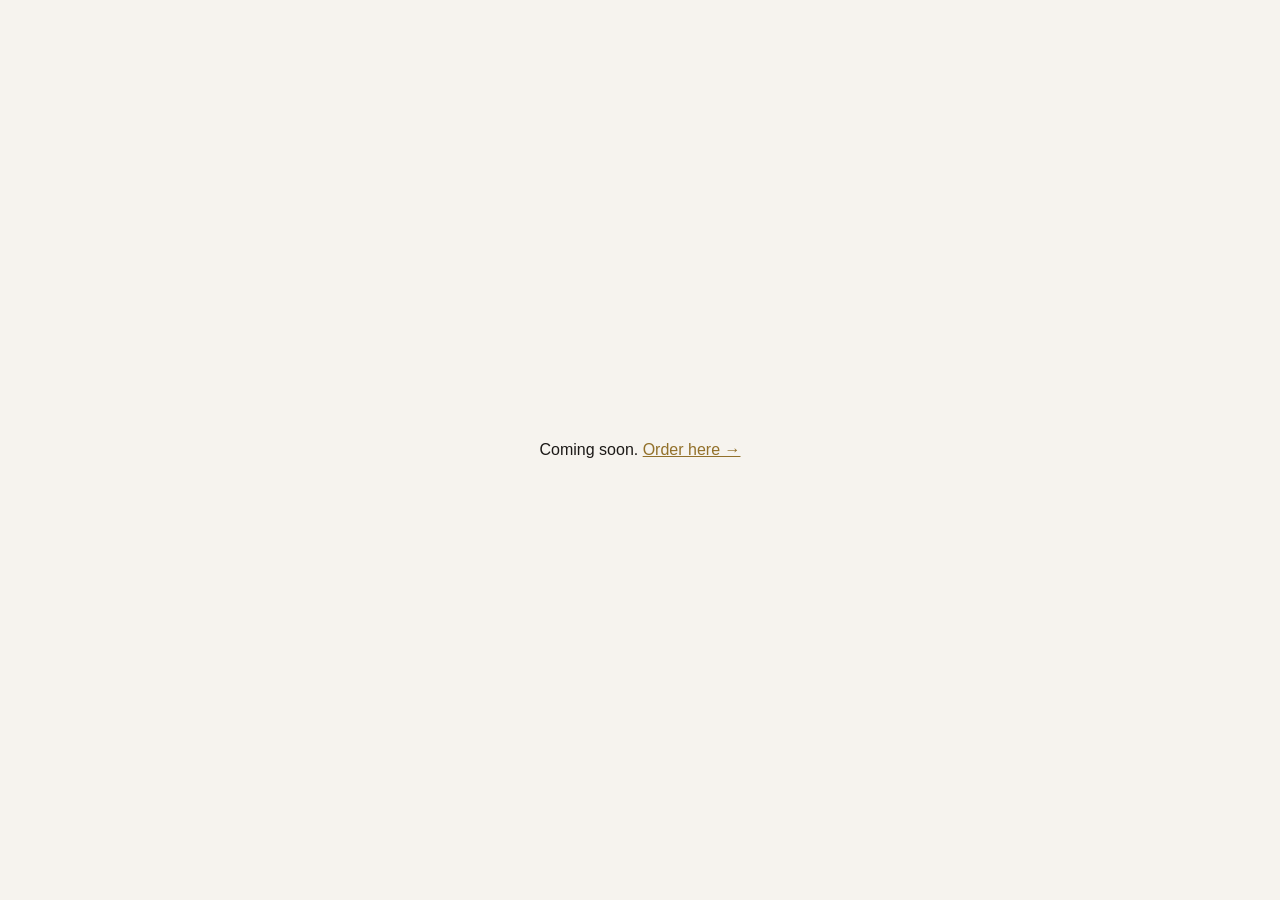
<file: public/index.html>
<!DOCTYPE html>
<html lang="en">
<head>
  <meta charset="UTF-8">
  <meta name="viewport" content="width=device-width, initial-scale=1.0">
  <title>Gleam &amp; Sip</title>
  <style>
    body { font-family: sans-serif; display: flex; align-items: center; justify-content: center; min-height: 100vh; margin: 0; background: #f6f3ee; color: #1c1917; }
    a { color: #92702a; }
  </style>
</head>
<body>
  <p>Coming soon. <a href="/mobileorder">Order here →</a></p>
</body>
</html>
</file>
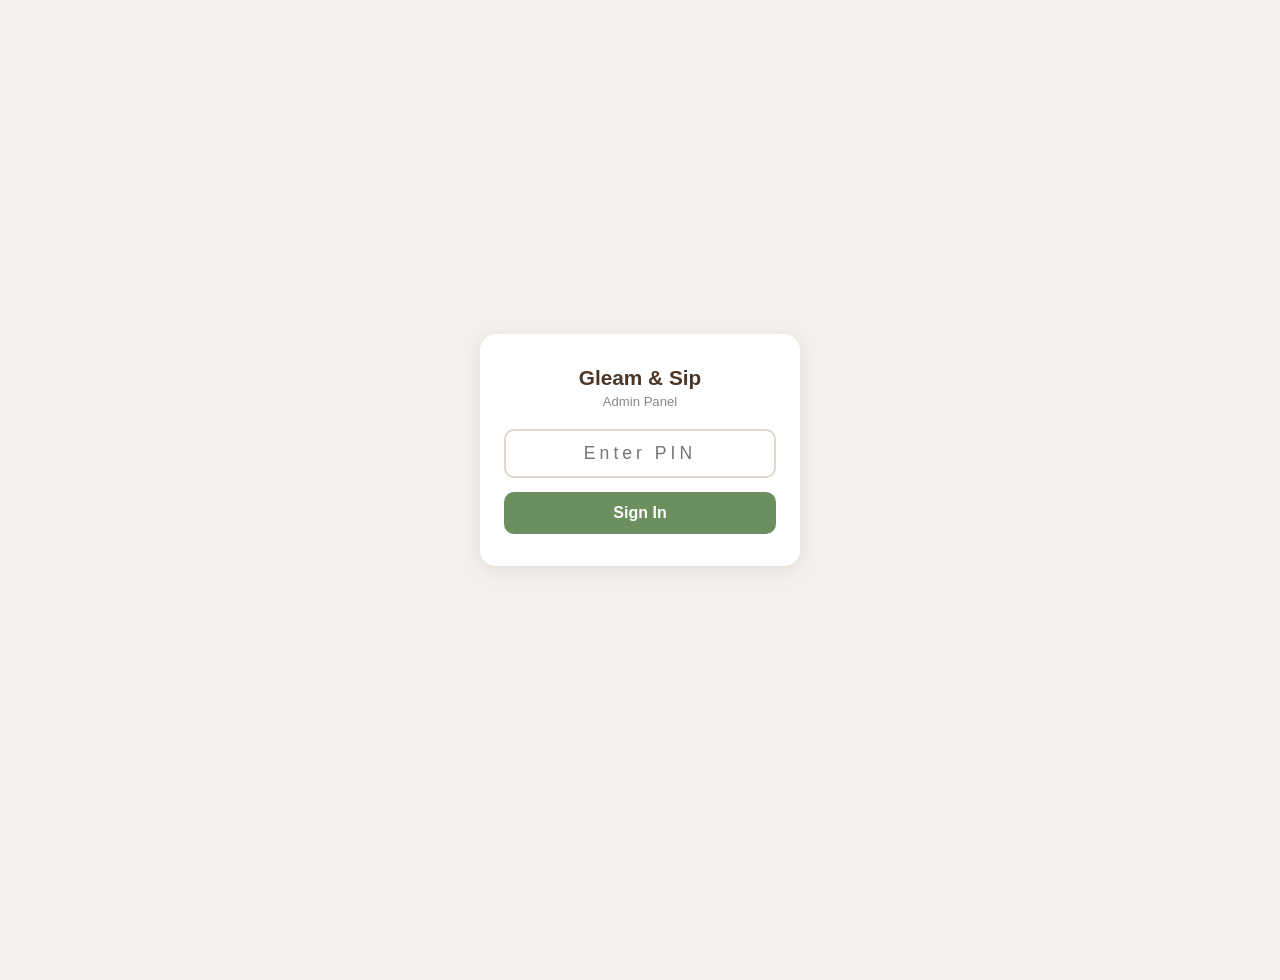
<file: public/admin/index.html>
<!DOCTYPE html>
<html lang="en">
<head>
<meta charset="UTF-8">
<meta name="viewport" content="width=device-width,initial-scale=1.0,maximum-scale=1.0,user-scalable=no">
<title>Gleam &amp; Sip Admin</title>
<style>
:root{--green:#6b8f5e;--brown:#4a3728;--cream:#f5f0eb;--card:#fff;--border:#e0d8cf;--red:#c0392b}
*{box-sizing:border-box;margin:0;padding:0}
body{font-family:-apple-system,BlinkMacSystemFont,"Segoe UI",sans-serif;background:var(--cream);color:#333;padding-bottom:80px}
.login-wrap{display:flex;align-items:center;justify-content:center;min-height:100vh;padding:20px}
.login-box{background:var(--card);border-radius:16px;padding:32px 24px;max-width:320px;width:100%;text-align:center;box-shadow:0 4px 20px rgba(0,0,0,.08)}
.login-box h1{font-size:1.3rem;color:var(--brown);margin-bottom:4px}
.login-box p{font-size:.82rem;color:#888;margin-bottom:20px}
.login-box input{width:100%;padding:12px 14px;border:2px solid var(--border);border-radius:10px;font-size:1.1rem;text-align:center;letter-spacing:4px;margin-bottom:14px}
.login-box input:focus{outline:none;border-color:var(--green)}
.login-box button{width:100%;padding:12px;background:var(--green);color:#fff;border:none;border-radius:10px;font-size:1rem;font-weight:600;cursor:pointer}
.login-box .err{color:var(--red);font-size:.8rem;margin-top:8px;display:none}
.topbar{background:var(--brown);color:#fff;padding:12px 16px;position:sticky;top:0;z-index:50;display:flex;justify-content:space-between;align-items:center}
.topbar h1{font-size:1rem;font-weight:600}
.topbar .actions{display:flex;gap:8px}
.topbar button,.fab{background:var(--green);color:#fff;border:none;padding:7px 14px;border-radius:8px;font-size:.78rem;font-weight:600;cursor:pointer}
.topbar button:hover,.fab:hover{opacity:.9}
.grp-bar{display:flex;gap:6px;padding:10px 14px;overflow-x:auto;background:#fff;border-bottom:1px solid var(--border);-webkit-overflow-scrolling:touch}
.grp-bar::-webkit-scrollbar{display:none}
.grp-btn{white-space:nowrap;padding:6px 14px;border:2px solid var(--border);border-radius:20px;background:transparent;font-size:.78rem;font-weight:600;color:#666;cursor:pointer;flex-shrink:0}
.grp-btn.active{background:var(--brown);color:#fff;border-color:var(--brown)}
.items{padding:10px 14px}
.cat-hdr{font-size:.75rem;font-weight:700;color:var(--brown);padding:12px 0 4px;border-bottom:2px solid var(--border);margin-top:4px}
.item-card{background:var(--card);border-radius:12px;padding:12px;margin-bottom:8px;display:flex;gap:12px;align-items:center;box-shadow:0 1px 4px rgba(0,0,0,.04)}
.item-card .thumb-wrap{width:60px;height:60px;flex-shrink:0;cursor:pointer;position:relative}
.item-card .thumb-wrap img{width:60px;height:60px;border-radius:10px;object-fit:cover;background:#f0e8df;display:block}
.item-card .thumb-wrap .ph{width:60px;height:60px;border-radius:10px;background:#f0e8df;display:flex;align-items:center;justify-content:center;color:#bbb;font-size:1.5rem}
.item-card .info{flex:1;min-width:0}
.item-card .info h3{font-size:.88rem;color:var(--brown);margin-bottom:2px;white-space:nowrap;overflow:hidden;text-overflow:ellipsis}
.item-card .info .meta{font-size:.72rem;color:#999}
.item-card .info .price{font-size:.85rem;font-weight:700;color:var(--green)}
.item-card .avail{width:36px;height:36px;border-radius:50%;border:2px solid var(--border);display:flex;align-items:center;justify-content:center;cursor:pointer;flex-shrink:0;font-size:1rem}
.item-card .avail.on{border-color:var(--green);background:#e8f5e9}
.item-card .avail.off{border-color:var(--red);background:#fbe9e7}
.item-card .edit-btn{width:36px;height:36px;border-radius:50%;border:2px solid var(--border);display:flex;align-items:center;justify-content:center;cursor:pointer;flex-shrink:0;font-size:.9rem;background:transparent}
.fab{position:fixed;bottom:24px;right:20px;width:56px;height:56px;border-radius:50%;font-size:1.6rem;display:flex;align-items:center;justify-content:center;box-shadow:0 4px 16px rgba(0,0,0,.2);z-index:40}
.modal-overlay{display:none;position:fixed;inset:0;background:rgba(0,0,0,.5);z-index:100;align-items:flex-end;justify-content:center}
.modal-overlay.open{display:flex}
.modal{background:var(--card);border-radius:20px 20px 0 0;width:100%;max-width:500px;max-height:90vh;overflow-y:auto;padding:20px 16px 30px;animation:slideUp .25s ease-out}
@keyframes slideUp{from{transform:translateY(100%)}to{transform:translateY(0)}}
.modal h2{font-size:1.1rem;color:var(--brown);margin-bottom:14px;display:flex;justify-content:space-between;align-items:center}
.modal h2 button{background:none;border:none;font-size:1.3rem;color:#999;cursor:pointer;padding:4px}
.field{margin-bottom:12px}
.field label{display:block;font-size:.72rem;font-weight:700;color:#888;text-transform:uppercase;margin-bottom:4px}
.field input,.field select,.field textarea{width:100%;padding:10px 12px;border:2px solid var(--border);border-radius:10px;font-size:.9rem;background:#faf7f3}
.field input:focus,.field select:focus,.field textarea:focus{outline:none;border-color:var(--green)}
.field textarea{resize:vertical;min-height:60px}
.field-row{display:flex;gap:10px}.field-row .field{flex:1}
.img-upload{display:flex;gap:12px;align-items:center;margin-bottom:14px}
.img-upload .preview{width:80px;height:80px;border-radius:12px;background:#f0e8df;border:2px dashed var(--border);cursor:pointer;display:flex;align-items:center;justify-content:center;overflow:hidden}
.img-upload .preview img{width:100%;height:100%;object-fit:cover}
.img-upload .preview.has-img{border-style:solid}
.img-upload .info-text{font-size:.75rem;color:#888;flex:1}
.img-upload .info-text strong{display:block;color:var(--brown);margin-bottom:2px}
.btn-row{display:flex;gap:10px;margin-top:16px}
.btn-row button{flex:1;padding:12px;border:none;border-radius:10px;font-size:.9rem;font-weight:600;cursor:pointer}
.btn-save{background:var(--green);color:#fff}
.btn-del{background:var(--red);color:#fff}
.btn-cancel{background:#eee;color:#666}
.toast{position:fixed;bottom:90px;left:50%;transform:translateX(-50%);background:#333;color:#fff;padding:10px 20px;border-radius:10px;font-size:.82rem;z-index:200;opacity:0;transition:opacity .3s}
.toast.show{opacity:1}
.hidden{display:none!important}
.loading{text-align:center;padding:40px;color:#999}
.spin{display:inline-block;width:24px;height:24px;border:3px solid #e0d8cf;border-top-color:var(--green);border-radius:50%;animation:spin .7s linear infinite}
@keyframes spin{to{transform:rotate(360deg)}}
</style>
</head>
<body>

<div id="loginScreen" class="login-wrap">
  <div class="login-box">
    <h1>Gleam &amp; Sip</h1>
    <p>Admin Panel</p>
    <input id="pinInput" type="password" inputmode="numeric" placeholder="Enter PIN" maxlength="10" autocomplete="off">
    <button id="loginBtn">Sign In</button>
    <div class="err" id="loginErr">Wrong PIN. Try again.</div>
  </div>
</div>

<div id="app" class="hidden">
  <div class="topbar">
    <h1>Menu Admin</h1>
    <div class="actions">
      <button id="refreshBtn">Refresh</button>
      <button id="logoutBtn" style="background:var(--red)">Logout</button>
    </div>
  </div>
  <div class="grp-bar" id="grpBar"></div>
  <div class="items" id="itemList">
    <div class="loading"><div class="spin"></div><br>Loading menu…</div>
  </div>
  <button class="fab" id="addBtn" title="Add Item">+</button>
</div>

<div class="modal-overlay" id="modal">
  <div class="modal">
    <h2>
      <span id="modalTitle">Add Item</span>
      <button id="modalClose">&times;</button>
    </h2>
    <div class="img-upload">
      <div class="preview" id="imgPreview" title="Tap to upload photo">
        <span style="font-size:1.5rem;color:#ccc">+</span>
      </div>
      <input type="file" accept="image/*" id="imgFile" style="display:none">
      <div class="info-text">
        <strong>Product Photo</strong>
        Tap the square to upload from camera or gallery
      </div>
    </div>
    <div class="field"><label>Item Name</label><input id="fName" placeholder="e.g. Matcha Latte"></div>
    <div class="field-row">
      <div class="field"><label>Price ($)</label><input id="fPrice" type="number" step="0.01" placeholder="5.50"></div>
      <div class="field"><label>Category</label>
        <select id="fCategory">
          <option>Matcha</option><option>Coffee</option><option>Tea</option>
          <option>Smoothies</option><option>Soda &amp; Cold</option>
          <option>Sandwiches</option><option>Bites</option><option>Sweets</option>
          <option>Combos</option><option>Retail</option>
        </select>
      </div>
    </div>
    <div class="field"><label>Description (optional)</label><textarea id="fDesc" rows="2" placeholder="Short description…"></textarea></div>
    <div class="field"><label>Available</label>
      <select id="fAvail">
        <option value="true">Yes — on the menu</option>
        <option value="false">No — hidden/sold out</option>
      </select>
    </div>
    <div class="btn-row">
      <button class="btn-cancel" id="btnCancel">Cancel</button>
      <button class="btn-del hidden" id="btnDel">Delete</button>
      <button class="btn-save" id="btnSave">Save</button>
    </div>
  </div>
</div>

<div class="toast" id="toast"></div>

<script>
const API = "https://gleamsip-checkout.sfdmetaverse.workers.dev";
const PAGES = "https://gleamandsip.com/mobileorder";
const GROUP_ORDER = ["Drink", "Food", "Combo", "Take Home"];
const CAT2GROUP = {
  "Matcha":"Drink","Coffee":"Drink","Tea":"Drink","Smoothies":"Drink","Soda & Cold":"Drink",
  "Sandwiches":"Food","Bites":"Food","Sweets":"Food",
  "Combos":"Combo","Retail":"Take Home"
};

function getGroup(cat) { return CAT2GROUP[cat] || "Other"; }
function resolveImg(img) {
  if (!img) return null;
  if (img.startsWith("http")) return img;
  if (img.startsWith("images/")) return PAGES + "/" + img.replace("images/", "images/webp/").replace(".png", ".webp");
  return API + "/image/" + encodeURIComponent(img);
}

let PIN = "", menu = [], filterGroup = "All", editingId = null, pendingImageFile = null;

// --- Auth ---
const savedPin = sessionStorage.getItem("gsPin");
if (savedPin) { PIN = savedPin; doLogin(true); }

document.getElementById("loginBtn").addEventListener("click", () => doLogin());
document.getElementById("pinInput").addEventListener("keydown", e => { if (e.key === "Enter") doLogin(); });

async function doLogin(silent) {
  if (!silent) PIN = document.getElementById("pinInput").value.trim();
  if (!PIN) return;
  try {
    const r = await fetch(API + "/admin/menu", { headers: { "X-Admin-Pin": PIN } });
    if (!r.ok) throw 0;
    menu = await r.json() || [];
    sessionStorage.setItem("gsPin", PIN);
    document.getElementById("loginScreen").classList.add("hidden");
    document.getElementById("app").classList.remove("hidden");
    renderGroups();
    renderItems();
  } catch {
    if (!silent) {
      document.getElementById("loginErr").style.display = "block";
      document.getElementById("pinInput").value = "";
      document.getElementById("pinInput").focus();
    }
  }
}

document.getElementById("logoutBtn").addEventListener("click", () => {
  sessionStorage.removeItem("gsPin"); PIN = "";
  document.getElementById("app").classList.add("hidden");
  document.getElementById("loginScreen").classList.remove("hidden");
  document.getElementById("pinInput").value = "";
  document.getElementById("loginErr").style.display = "none";
});

document.getElementById("refreshBtn").addEventListener("click", async () => {
  showToast("Refreshing…");
  try {
    const r = await fetch(API + "/admin/menu", { headers: { "X-Admin-Pin": PIN } });
    menu = await r.json() || [];
    renderGroups(); renderItems();
    showToast("Menu refreshed");
  } catch { showToast("Failed to refresh"); }
});

// --- Groups ---
function renderGroups() {
  const bar = document.getElementById("grpBar");
  const groups = ["All", ...GROUP_ORDER];
  bar.innerHTML = groups.map(g =>
    `<button class="grp-btn${g === filterGroup ? ' active' : ''}" data-grp="${g}">${g}</button>`
  ).join("");
  bar.querySelectorAll(".grp-btn").forEach(b => {
    b.addEventListener("click", () => { filterGroup = b.dataset.grp; renderGroups(); renderItems(); });
  });
}

// --- Items ---
function renderItems() {
  const list = document.getElementById("itemList");
  const filtered = filterGroup === "All" ? [...menu] : menu.filter(i => getGroup(i.category) === filterGroup);

  if (!filtered.length) { list.innerHTML = '<div style="text-align:center;padding:40px;color:#999">No items</div>'; return; }

  // Sort by group → category → sortOrder
  filtered.sort((a, b) => {
    const ga = GROUP_ORDER.indexOf(getGroup(a.category)), gb = GROUP_ORDER.indexOf(getGroup(b.category));
    if (ga !== gb) return ga - gb;
    if (a.category !== b.category) return a.category < b.category ? -1 : 1;
    return (a.sortOrder || 0) - (b.sortOrder || 0);
  });

  let lastCat = "";
  list.innerHTML = filtered.map(item => {
    const imgSrc = resolveImg(item.image);
    let hdr = "";
    if (item.category !== lastCat) {
      lastCat = item.category;
      hdr = `<div class="cat-hdr">${getGroup(item.category)} — ${esc(item.category)}</div>`;
    }
    return hdr + `<div class="item-card" data-id="${item.id}">
      <div class="thumb-wrap" data-upload="${item.id}">
        ${imgSrc
          ? `<img src="${imgSrc}" onerror="this.style.display='none';this.nextElementSibling.style.display='flex'" loading="lazy"><div class="ph" style="display:none">📷</div>`
          : `<div class="ph">📷</div>`}
      </div>
      <div class="info">
        <h3>${esc(item.name)}</h3>
        <div class="meta">${esc(item.category || "")}${item.description ? " · " + esc(item.description.slice(0,40)) : ""}</div>
        <div class="price">$${(item.price || 0).toFixed(2)}</div>
      </div>
      <div class="avail ${item.available !== false ? 'on' : 'off'}" data-toggle="${item.id}" title="Toggle">${item.available !== false ? '✓' : '✗'}</div>
      <div class="edit-btn" data-edit="${item.id}" title="Edit">✏️</div>
    </div>`;
  }).join("");

  // Event listeners
  list.querySelectorAll("[data-toggle]").forEach(b => {
    b.addEventListener("click", e => { e.stopPropagation(); toggleAvail(b.dataset.toggle); });
  });
  list.querySelectorAll("[data-edit]").forEach(b => {
    b.addEventListener("click", e => { e.stopPropagation(); openEdit(b.dataset.edit); });
  });
  list.querySelectorAll("[data-upload]").forEach(wrap => {
    wrap.addEventListener("click", e => { e.stopPropagation(); quickImgUpload(wrap.dataset.upload); });
  });
}

async function toggleAvail(id) {
  const item = menu.find(i => i.id === id);
  if (!item) return;
  item.available = item.available === false ? true : false;
  showToast(item.available ? "Available" : "Unavailable");
  renderItems();
  try {
    await fetch(API + "/admin/item", {
      method: "PUT", headers: { "Content-Type": "application/json", "X-Admin-Pin": PIN },
      body: JSON.stringify(item)
    });
  } catch { showToast("Failed"); }
}

function quickImgUpload(id) {
  const inp = document.createElement("input");
  inp.type = "file"; inp.accept = "image/*";
  inp.addEventListener("change", async () => {
    const f = inp.files[0]; if (!f) return;
    showToast("Uploading…");
    const item = menu.find(i => i.id === id);
    const fn = await uploadImage(f, item ? item.id : id);
    if (fn && item) {
      item.image = fn;
      await fetch(API + "/admin/item", {
        method: "PUT", headers: { "Content-Type": "application/json", "X-Admin-Pin": PIN },
        body: JSON.stringify(item)
      });
      renderItems();
      showToast("Image updated!");
    }
  });
  inp.click();
}

// --- Modal ---
const modal = document.getElementById("modal");
const imgPreview = document.getElementById("imgPreview");
const imgFile = document.getElementById("imgFile");

document.getElementById("addBtn").addEventListener("click", () => openAdd());
document.getElementById("modalClose").addEventListener("click", closeModal);
document.getElementById("btnCancel").addEventListener("click", closeModal);
modal.addEventListener("click", e => { if (e.target === modal) closeModal(); });

function openAdd() {
  editingId = null; pendingImageFile = null;
  document.getElementById("modalTitle").textContent = "Add Item";
  document.getElementById("fName").value = "";
  document.getElementById("fPrice").value = "";
  // Default category based on group filter
  let defCat = "Matcha";
  if (filterGroup === "Food") defCat = "Sandwiches";
  else if (filterGroup === "Combo") defCat = "Combos";
  else if (filterGroup === "Take Home") defCat = "Retail";
  document.getElementById("fCategory").value = defCat;
  document.getElementById("fDesc").value = "";
  document.getElementById("fAvail").value = "true";
  imgPreview.innerHTML = '<span style="font-size:1.5rem;color:#ccc">+</span>';
  imgPreview.classList.remove("has-img");
  document.getElementById("btnDel").classList.add("hidden");
  modal.classList.add("open");
}

function openEdit(id) {
  const item = menu.find(i => i.id === id);
  if (!item) return;
  editingId = id; pendingImageFile = null;
  document.getElementById("modalTitle").textContent = "Edit Item";
  document.getElementById("fName").value = item.name || "";
  document.getElementById("fPrice").value = item.price || "";
  document.getElementById("fCategory").value = item.category || "Matcha";
  document.getElementById("fDesc").value = item.description || "";
  document.getElementById("fAvail").value = item.available !== false ? "true" : "false";
  if (item.image) {
    const src = resolveImg(item.image);
    imgPreview.innerHTML = `<img src="${src}" onerror="this.parentElement.innerHTML='<span style=font-size:1.5rem;color:#ccc>+</span>'">`;
    imgPreview.classList.add("has-img");
  } else {
    imgPreview.innerHTML = '<span style="font-size:1.5rem;color:#ccc">+</span>';
    imgPreview.classList.remove("has-img");
  }
  document.getElementById("btnDel").classList.remove("hidden");
  modal.classList.add("open");
}

function closeModal() { modal.classList.remove("open"); editingId = null; pendingImageFile = null; }

imgPreview.addEventListener("click", () => imgFile.click());
imgFile.addEventListener("change", () => {
  const f = imgFile.files[0]; if (!f) return;
  pendingImageFile = f;
  imgPreview.innerHTML = `<img src="${URL.createObjectURL(f)}">`;
  imgPreview.classList.add("has-img");
});

// Save
document.getElementById("btnSave").addEventListener("click", async () => {
  const name = document.getElementById("fName").value.trim();
  const price = parseFloat(document.getElementById("fPrice").value) || 0;
  const category = document.getElementById("fCategory").value;
  const description = document.getElementById("fDesc").value.trim();
  const available = document.getElementById("fAvail").value === "true";

  if (!name) { showToast("Name is required"); return; }
  if (price <= 0) { showToast("Price must be > 0"); return; }
  showToast("Saving…");

  let imageFilename = null;
  if (pendingImageFile) {
    const slug = name.toLowerCase().replace(/[^a-z0-9]+/g, "-").replace(/^-|-$/g, "");
    imageFilename = await uploadImage(pendingImageFile, slug);
  }

  const id = editingId || name.toLowerCase().replace(/[^a-z0-9]+/g, "-").replace(/^-|-$/g, "");
  const item = { id, name, price, category, description, available,
    sortOrder: editingId ? (menu.find(i => i.id === editingId)?.sortOrder ?? menu.length) : menu.length };

  if (imageFilename) { item.image = imageFilename; }
  else if (editingId) { const ex = menu.find(i => i.id === editingId); if (ex?.image) item.image = ex.image; }

  try {
    const r = await fetch(API + "/admin/item", {
      method: "PUT", headers: { "Content-Type": "application/json", "X-Admin-Pin": PIN },
      body: JSON.stringify(item)
    });
    if (!r.ok) throw 0;
    const idx = menu.findIndex(i => i.id === id);
    if (idx >= 0) menu[idx] = { ...menu[idx], ...item }; else menu.push(item);
    closeModal(); renderGroups(); renderItems();
    showToast(editingId ? "Item updated!" : "Item added!");
  } catch { showToast("Failed to save item"); }
});

// Delete
document.getElementById("btnDel").addEventListener("click", async () => {
  if (!editingId) return;
  const item = menu.find(i => i.id === editingId);
  if (!confirm(`Delete "${item?.name || editingId}"?`)) return;
  showToast("Deleting…");
  try {
    await fetch(API + "/admin/item/" + encodeURIComponent(editingId), {
      method: "DELETE", headers: { "X-Admin-Pin": PIN }
    });
    menu = menu.filter(i => i.id !== editingId);
    closeModal(); renderGroups(); renderItems();
    showToast("Item deleted");
  } catch { showToast("Failed to delete"); }
});

// --- Image Upload ---
async function uploadImage(file, slug) {
  try {
    const compressed = await compressImage(file, 1200, 0.82);
    const fn = slug + ".jpg";
    const fd = new FormData();
    fd.append("file", compressed, fn);
    const r = await fetch(API + "/admin/image", { method: "POST", headers: { "X-Admin-Pin": PIN }, body: fd });
    if (!r.ok) throw 0;
    const d = await r.json();
    showToast("Image uploaded!");
    return d.filename;
  } catch { showToast("Image upload failed"); return null; }
}

function compressImage(file, maxSize, quality) {
  return new Promise((resolve, reject) => {
    const img = new Image();
    const objectUrl = URL.createObjectURL(file);
    img.onload = () => {
      const canvas = document.createElement("canvas");
      let w = img.width, h = img.height;
      if (w > maxSize || h > maxSize) {
        if (w > h) { h = Math.round((h / w) * maxSize); w = maxSize; }
        else { w = Math.round((w / h) * maxSize); h = maxSize; }
      }
      canvas.width = w;
      canvas.height = h;
      canvas.getContext("2d").drawImage(img, 0, 0, w, h);
      URL.revokeObjectURL(objectUrl);
      canvas.toBlob((blob) => {
        if (blob) resolve(blob);
        else reject(new Error("compress failed"));
      }, "image/jpeg", quality);
    };
    img.onerror = () => {
      URL.revokeObjectURL(objectUrl);
      reject(new Error("image decode failed"));
    };
    img.src = objectUrl;
  });
}

// --- Helpers ---
function esc(s) { const d = document.createElement("div"); d.textContent = s; return d.innerHTML; }
function showToast(msg) {
  const t = document.getElementById("toast");
  t.textContent = msg; t.classList.add("show");
  clearTimeout(t._to); t._to = setTimeout(() => t.classList.remove("show"), 2500);
}
</script>
</body>
</html>
</file>
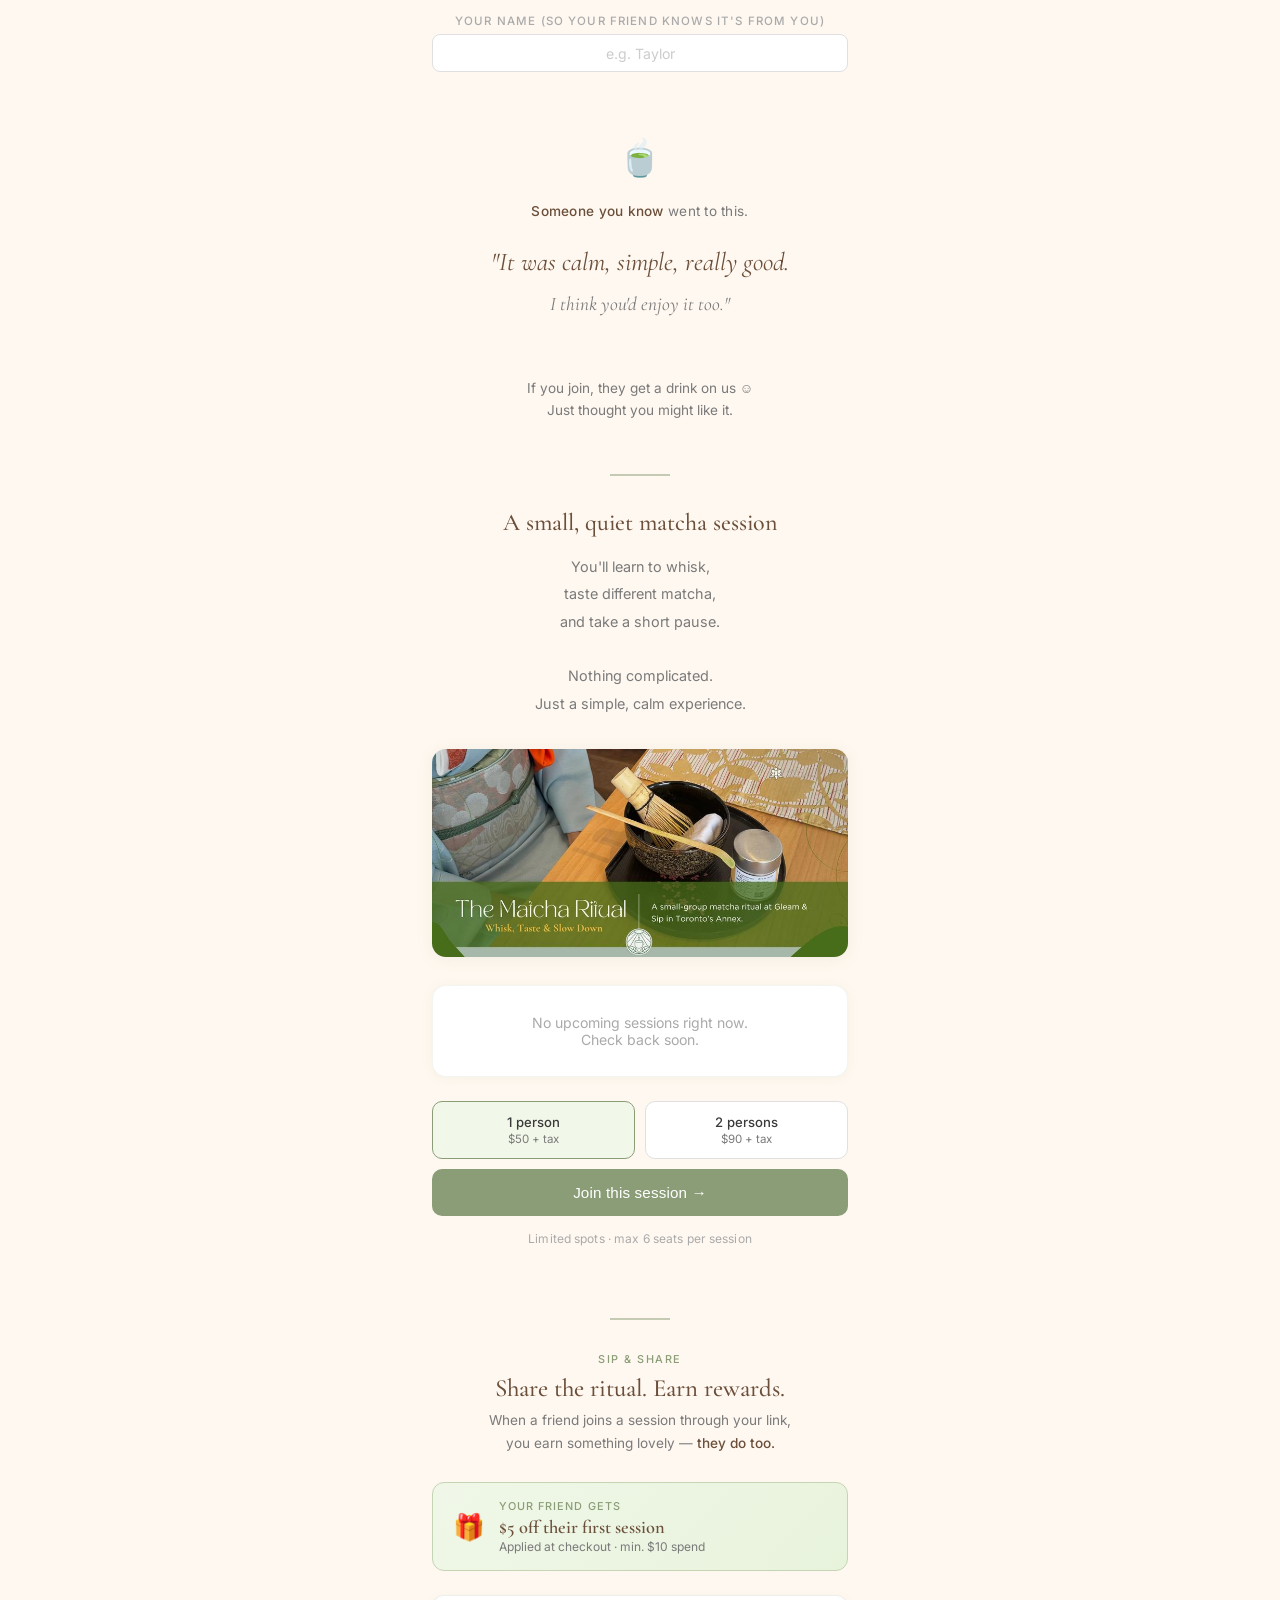
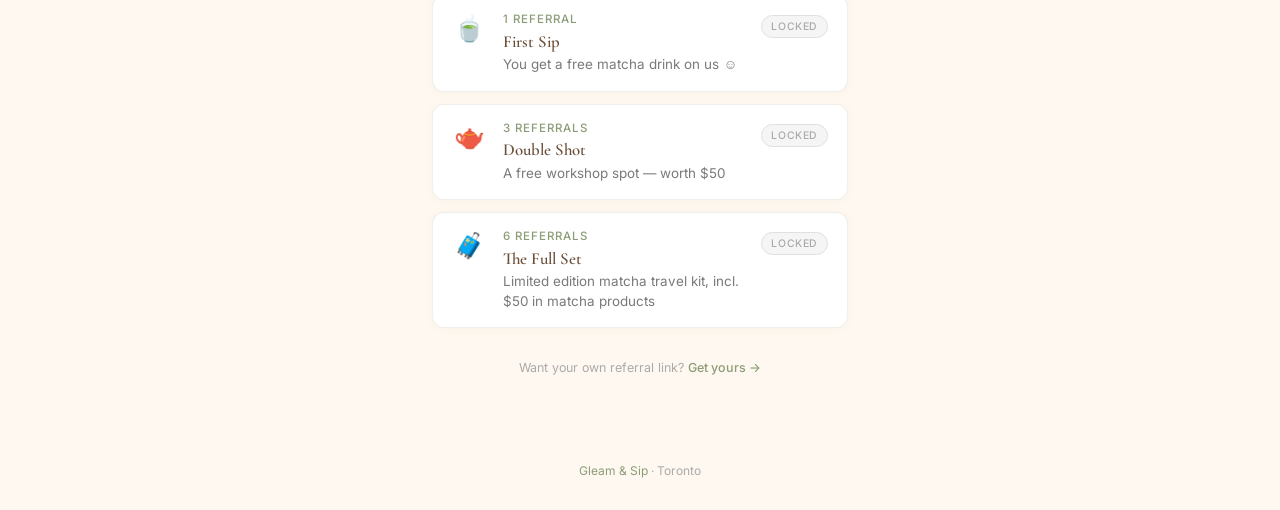
<file: public/referral/index.html>
<!DOCTYPE html>
<html lang="en">
<head>
  <meta charset="UTF-8">
  <meta name="viewport" content="width=device-width, initial-scale=1.0">
  <title>You're Invited — Gleam & Sip</title>
  <link href="https://fonts.googleapis.com/css2?family=Cormorant+Garamond:ital,wght@0,400;0,500;0,600;1,400&family=Inter:wght@300;400;500&display=swap" rel="stylesheet">
  <style>
    :root {
      --sage: #8B9D77;
      --sage-light: #C5D4B3;
      --sage-bg: #F1F8E9;
      --cream: #FFF8F0;
      --warm-brown: #6B4F3A;
      --text: #3A3A3A;
      --text-light: #7A7A7A;
      --text-faint: #AAAAAA;
    }
    * { margin: 0; padding: 0; box-sizing: border-box; }
    body {
      font-family: 'Inter', sans-serif;
      color: var(--text);
      background: var(--cream);
      min-height: 100vh;
      -webkit-font-smoothing: antialiased;
    }

    /* ─── Hero ─── */
    .hero {
      padding: 4rem 2rem 2.5rem;
      text-align: center;
      max-width: 480px;
      margin: 0 auto;
    }
    .hero-emoji { font-size: 2.2rem; margin-bottom: 1.5rem; }
    .hero-referrer {
      font-family: 'Inter', sans-serif;
      font-size: 0.85rem;
      font-weight: 400;
      color: var(--text-light);
      letter-spacing: 0.02em;
      margin-bottom: 1.5rem;
    }
    .hero-referrer strong {
      color: var(--warm-brown);
      font-weight: 500;
    }
    .hero-quote {
      font-family: 'Cormorant Garamond', serif;
      font-size: 1.6rem;
      font-style: italic;
      font-weight: 400;
      color: var(--warm-brown);
      line-height: 1.5;
      margin-bottom: 0.5rem;
    }
    .hero-quote-second {
      font-family: 'Cormorant Garamond', serif;
      font-size: 1.2rem;
      font-style: italic;
      font-weight: 400;
      color: var(--text-light);
      line-height: 1.5;
    }

    /* ─── Reward ─── */
    .reward {
      text-align: center;
      padding: 1.25rem 2rem;
      margin: 0 auto;
      max-width: 480px;
    }
    .reward p {
      font-size: 0.85rem;
      color: var(--text-light);
      line-height: 1.6;
    }

    /* ─── Divider ─── */
    .divider {
      width: 60px;
      height: 2px;
      background: var(--sage);
      margin: 2rem auto;
      opacity: 0.5;
    }

    /* ─── Main content ─── */
    .main {
      max-width: 480px;
      margin: 0 auto;
      padding: 0 2rem 2rem;
    }

    .section-title {
      font-family: 'Cormorant Garamond', serif;
      font-size: 1.5rem;
      font-weight: 500;
      color: var(--warm-brown);
      margin-bottom: 1rem;
      text-align: center;
    }

    .description {
      text-align: center;
      font-size: 0.9rem;
      line-height: 1.9;
      color: var(--text-light);
      margin-bottom: 2rem;
    }

    /* ─── Session details ─── */
    .session-block {
      background: white;
      border-radius: 14px;
      padding: 1.75rem;
      margin-bottom: 1.5rem;
      box-shadow: 0 1px 12px rgba(139,157,119,0.08);
      border: 1px solid rgba(139,157,119,0.1);
    }

    .next-session-label {
      font-size: 0.72rem;
      font-weight: 500;
      text-transform: uppercase;
      letter-spacing: 0.12em;
      color: var(--sage);
      margin-bottom: 0.6rem;
    }

    .next-session-date {
      font-family: 'Cormorant Garamond', serif;
      font-size: 1.35rem;
      font-weight: 600;
      color: var(--warm-brown);
      margin-bottom: 0.2rem;
    }

    .next-session-time {
      font-size: 0.88rem;
      color: var(--text-light);
      margin-bottom: 1.25rem;
    }

    .detail-row {
      display: flex;
      align-items: baseline;
      gap: 0.75rem;
      padding: 0.35rem 0;
      font-size: 0.85rem;
    }
    .detail-label {
      color: var(--text-faint);
      font-size: 0.75rem;
      font-weight: 500;
      text-transform: uppercase;
      letter-spacing: 0.05em;
      min-width: 60px;
    }
    .detail-value { color: var(--text-light); }

    /* ─── Banner image ─── */
    .ritual-image {
      width: 100%;
      border-radius: 14px;
      margin-bottom: 1.5rem;
      box-shadow: 0 2px 16px rgba(139,157,119,0.12);
      object-fit: cover;
      max-height: 240px;
    }

    /* ─── More dates picker ─── */
    .more-dates {
      margin-top: 1.25rem;
      padding-top: 1.25rem;
      border-top: 1.5px solid #D8D8D8;
    }
    .more-dates-toggle {
      display: flex;
      align-items: center;
      justify-content: center;
      gap: 0.4rem;
      background: none;
      border: none;
      color: var(--sage);
      font-size: 0.82rem;
      font-weight: 500;
      cursor: pointer;
      padding: 0.4rem 0;
      width: 100%;
      transition: color 0.2s;
    }
    .more-dates-toggle:hover { color: var(--warm-brown); }
    .more-dates-toggle .arrow { transition: transform 0.3s; }
    .more-dates-toggle.open .arrow { transform: rotate(180deg); }

    .dates-list {
      display: none;
      margin-top: 0.75rem;
    }
    .dates-list.open { display: block; }

    .date-row {
      display: flex;
      align-items: center;
      gap: 0.75rem;
      padding: 0.6rem 0.75rem;
      border-radius: 8px;
      cursor: pointer;
      transition: background 0.15s;
      margin-bottom: 0.2rem;
    }
    .date-row:hover { background: var(--sage-bg); }
    .date-row.selected { background: var(--sage-bg); }

    .date-row-dot {
      width: 6px; height: 6px;
      border-radius: 50%;
      background: var(--sage-light);
      flex-shrink: 0;
    }
    .date-row.selected .date-row-dot { background: var(--sage); }

    .date-row-text {
      font-size: 0.85rem;
      color: var(--text-light);
    }
    .date-row.selected .date-row-text {
      color: var(--warm-brown);
      font-weight: 500;
    }
    .date-row-badge {
      margin-left: auto;
      font-size: 0.62rem;
      font-weight: 400;
      letter-spacing: 0.02em;
      color: var(--sage);
      white-space: nowrap;
    }

    .date-row-slots {
      display: flex;
      gap: 0.35rem;
      margin-top: 0.3rem;
      flex-wrap: wrap;
    }
    .slot-btn {
      display: inline-block;
      padding: 0.3rem 0.65rem;
      border: 1.5px solid #E0E0E0;
      border-radius: 6px;
      font-size: 0.73rem;
      color: var(--text-light);
      background: white;
      cursor: pointer;
      transition: all 0.15s;
    }
    .slot-btn:hover { border-color: var(--sage-light); background: var(--sage-bg); }
    .slot-btn.active { border-color: var(--sage); background: var(--sage-bg); color: var(--warm-brown); font-weight: 500; }

    /* Main display slot buttons — slightly larger */
    .main-slot-btns {
      display: flex;
      gap: 0.5rem;
      justify-content: center;
      margin-top: 0.15rem;
    }
    .main-slot-btns .slot-btn {
      padding: 0.45rem 0.9rem;
      font-size: 0.82rem;
      border-radius: 8px;
    }

    .dates-list-more {
      text-align: center;
      padding: 0.5rem;
    }
    .dates-list-more button {
      background: none; border: none; color: var(--sage);
      font-size: 0.78rem; cursor: pointer; font-weight: 500;
    }

    /* ─── Ticket selector ─── */
    .ticket-selector {
      display: flex;
      gap: 0.6rem;
      margin-top: 0.25rem;
    }
    .ticket-opt {
      flex: 1;
      padding: 0.75rem 0.5rem;
      border: 1.5px solid #E0E0E0;
      border-radius: 10px;
      background: white;
      cursor: pointer;
      text-align: center;
      transition: all 0.25s ease;
    }
    .ticket-opt.active {
      border-color: var(--sage);
      background: var(--sage-bg);
    }
    .ticket-opt:hover { border-color: var(--sage-light); }
    .ticket-opt .ticket-label {
      font-family: 'Inter', sans-serif;
      font-size: 0.82rem;
      font-weight: 500;
      color: var(--text);
    }
    .ticket-opt .ticket-price {
      font-family: 'Inter', sans-serif;
      font-size: 0.72rem;
      color: var(--text-light);
      margin-top: 0.15rem;
    }

    /* ─── CTA ─── */
    .cta-btn {
      display: block;
      width: 100%;
      padding: 0.95rem 2rem;
      background: var(--sage);
      color: white;
      text-align: center;
      text-decoration: none;
      font-size: 0.95rem;
      font-weight: 500;
      border-radius: 10px;
      border: none;
      cursor: pointer;
      transition: all 0.3s ease;
      letter-spacing: 0.01em;
      margin-top: 0.6rem;
    }
    .cta-btn:hover {
      background: var(--warm-brown);
      transform: translateY(-1px);
      box-shadow: 0 4px 16px rgba(107,79,58,0.2);
    }

    /* ─── Confirmation overlay ─── */
    .confirm-overlay {
      display: none;
      position: fixed;
      inset: 0;
      background: rgba(0,0,0,0.35);
      z-index: 100;
      align-items: center;
      justify-content: center;
      padding: 1.5rem;
    }
    .confirm-overlay.visible { display: flex; }
    .confirm-card {
      background: white;
      border-radius: 16px;
      padding: 2rem 1.8rem;
      max-width: 360px;
      width: 100%;
      text-align: center;
      box-shadow: 0 12px 40px rgba(0,0,0,0.15);
    }
    .confirm-card h3 {
      font-family: 'Cormorant Garamond', serif;
      font-size: 1.25rem;
      color: var(--warm-brown);
      margin-bottom: 1rem;
    }
    .confirm-detail {
      font-family: 'Inter', sans-serif;
      font-size: 0.88rem;
      color: var(--text);
      line-height: 1.6;
      margin-bottom: 0.3rem;
    }
    .confirm-detail span {
      color: var(--text-light);
      font-size: 0.78rem;
    }
    .confirm-divider {
      width: 40px;
      height: 1.5px;
      background: var(--sage-light);
      margin: 0.9rem auto;
    }
    .confirm-btns {
      display: flex;
      gap: 0.6rem;
      margin-top: 1.2rem;
    }
    .confirm-btns a, .confirm-btns button {
      flex: 1;
      padding: 0.75rem 1rem;
      border-radius: 10px;
      font-family: 'Inter', sans-serif;
      font-size: 0.88rem;
      font-weight: 500;
      cursor: pointer;
      text-decoration: none;
      text-align: center;
      transition: all 0.2s;
    }
    .confirm-back {
      background: none;
      border: 1.5px solid #E0E0E0;
      color: var(--text-light);
    }
    .confirm-back:hover { border-color: var(--sage-light); }
    .confirm-go {
      background: var(--sage);
      border: none;
      color: white;
    }
    .confirm-go:hover { background: var(--warm-brown); }

    /* ─── Footnote ─── */
    .footnote {
      text-align: center;
      font-size: 0.75rem;
      color: var(--text-faint);
      margin-top: 0.9rem;
      letter-spacing: 0.01em;
    }

    /* ─── Footer ─── */
    .footer {
      text-align: center;
      padding: 2.5rem 2rem 2rem;
      font-size: 0.75rem;
      color: var(--text-faint);
    }
    .footer a { color: var(--sage); text-decoration: none; }

    .sync-note {
      text-align: center;
      font-size: 0.65rem;
      color: #CCC;
      margin-top: 0.5rem;
    }

    /* ─── Loading ─── */
    .loading {
      text-align: center;
      padding: 1.5rem;
      color: var(--text-faint);
      font-size: 0.85rem;
    }

    /* ─── Name input bar (shown when no name in URL) ─── */
    .name-bar {
      display: none;
      max-width: 480px;
      margin: 0 auto;
      padding: 0.9rem 2rem 0;
    }
    .name-bar.visible { display: block; }
    .name-bar label {
      display: block;
      font-size: 0.72rem;
      font-weight: 500;
      text-transform: uppercase;
      letter-spacing: 0.1em;
      color: var(--text-faint);
      margin-bottom: 0.35rem;
      text-align: center;
    }
    .name-bar input {
      width: 100%;
      padding: 0.6rem 0.9rem;
      border: 1.5px solid #E0E0E0;
      border-radius: 8px;
      font-family: 'Inter', sans-serif;
      font-size: 0.88rem;
      color: var(--warm-brown);
      text-align: center;
      background: white;
      outline: none;
      transition: border-color 0.2s;
    }
    .name-bar input::placeholder { color: #CCC; }
    .name-bar input:focus { border-color: var(--sage); }

    @media (max-width: 480px) {
      .hero { padding: 3rem 1.5rem 2rem; }
      .hero-quote { font-size: 1.4rem; }
      .main { padding: 0 1.5rem 2rem; }
      .session-block { padding: 1.5rem; }
      .name-bar { padding: 0.9rem 1.5rem 0; }
    }

    /* ─── Sip & Share Section ─── */
    .sip-share {
      max-width: 480px;
      margin: 0 auto;
      padding: 0 2rem 2.5rem;
    }
    .sip-share-header {
      text-align: center;
      margin-bottom: 1.75rem;
    }
    .sip-share-eyebrow {
      font-size: 0.68rem;
      font-weight: 500;
      text-transform: uppercase;
      letter-spacing: 0.14em;
      color: var(--sage);
      margin-bottom: 0.45rem;
    }
    .sip-share-title {
      font-family: 'Cormorant Garamond', serif;
      font-size: 1.55rem;
      font-weight: 500;
      color: var(--warm-brown);
      margin-bottom: 0.4rem;
    }
    .sip-share-sub {
      font-size: 0.85rem;
      color: var(--text-light);
      line-height: 1.65;
    }
    .sip-share-sub strong {
      color: var(--warm-brown);
      font-weight: 500;
    }

    /* Friend discount banner */
    .friend-discount {
      background: linear-gradient(135deg, #f0f7e8 0%, #e8f3dc 100%);
      border: 1.5px solid var(--sage-light);
      border-radius: 12px;
      padding: 1rem 1.25rem;
      margin-bottom: 1.5rem;
      display: flex;
      align-items: center;
      gap: 0.85rem;
    }
    .friend-discount-icon {
      font-size: 1.6rem;
      flex-shrink: 0;
    }
    .friend-discount-text {
      flex: 1;
    }
    .friend-discount-label {
      font-size: 0.68rem;
      font-weight: 500;
      text-transform: uppercase;
      letter-spacing: 0.1em;
      color: var(--sage);
      margin-bottom: 0.15rem;
    }
    .friend-discount-headline {
      font-family: 'Cormorant Garamond', serif;
      font-size: 1.15rem;
      font-weight: 600;
      color: var(--warm-brown);
    }
    .friend-discount-note {
      font-size: 0.75rem;
      color: var(--text-light);
      margin-top: 0.1rem;
    }

    /* Tier cards */
    .tiers {
      display: flex;
      flex-direction: column;
      gap: 0.75rem;
      margin-bottom: 2rem;
    }
    .tier-card {
      background: white;
      border-radius: 12px;
      border: 1.5px solid rgba(139,157,119,0.15);
      padding: 1rem 1.2rem;
      display: flex;
      align-items: flex-start;
      gap: 1rem;
      box-shadow: 0 1px 8px rgba(139,157,119,0.06);
      transition: border-color 0.2s, box-shadow 0.2s;
    }
    .tier-card.active {
      border-color: var(--sage);
      box-shadow: 0 2px 14px rgba(139,157,119,0.18);
    }
    .tier-card.locked {
      opacity: 0.55;
    }
    .tier-emoji {
      font-size: 1.55rem;
      width: 2.2rem;
      text-align: center;
      flex-shrink: 0;
      margin-top: 0.05rem;
    }
    .tier-info { flex: 1; }
    .tier-name {
      font-family: 'Cormorant Garamond', serif;
      font-size: 1.05rem;
      font-weight: 600;
      color: var(--warm-brown);
      margin-bottom: 0.15rem;
    }
    .tier-threshold {
      font-size: 0.72rem;
      font-weight: 500;
      text-transform: uppercase;
      letter-spacing: 0.08em;
      color: var(--sage);
      margin-bottom: 0.3rem;
    }
    .tier-reward {
      font-size: 0.84rem;
      color: var(--text-light);
      line-height: 1.5;
    }
    .tier-badge {
      font-size: 0.65rem;
      font-weight: 500;
      text-transform: uppercase;
      letter-spacing: 0.06em;
      padding: 0.25rem 0.55rem;
      border-radius: 20px;
      white-space: nowrap;
      flex-shrink: 0;
      margin-top: 0.2rem;
    }
    .tier-badge.earned {
      background: var(--sage-bg);
      color: var(--sage);
      border: 1px solid var(--sage-light);
    }
    .tier-badge.next {
      background: #FFF3E0;
      color: #B07D3A;
      border: 1px solid #F0C97A;
    }
    .tier-badge.locked-badge {
      background: #F5F5F5;
      color: #AAA;
      border: 1px solid #E0E0E0;
    }

    /* Progress tracker */
    .progress-tracker {
      background: white;
      border-radius: 14px;
      border: 1.5px solid rgba(139,157,119,0.18);
      padding: 1.4rem 1.4rem 1.2rem;
      margin-bottom: 1.5rem;
      box-shadow: 0 1px 10px rgba(139,157,119,0.07);
    }
    .progress-tracker.hidden { display: none; }
    .progress-top {
      display: flex;
      align-items: center;
      gap: 0.75rem;
      margin-bottom: 1rem;
    }
    .progress-avatar {
      width: 36px; height: 36px;
      border-radius: 50%;
      background: var(--sage-bg);
      display: flex; align-items: center; justify-content: center;
      font-size: 1.1rem;
      flex-shrink: 0;
    }
    .progress-meta { flex: 1; }
    .progress-name {
      font-family: 'Cormorant Garamond', serif;
      font-size: 1rem;
      font-weight: 600;
      color: var(--warm-brown);
    }
    .progress-tier-label {
      font-size: 0.72rem;
      color: var(--text-faint);
    }
    .progress-count {
      font-family: 'Cormorant Garamond', serif;
      font-size: 1.6rem;
      font-weight: 600;
      color: var(--warm-brown);
      text-align: right;
      line-height: 1;
    }
    .progress-count-label {
      font-size: 0.65rem;
      color: var(--text-faint);
      text-align: right;
    }
    .progress-bar-wrap {
      position: relative;
      height: 6px;
      background: #F0F0F0;
      border-radius: 3px;
      margin-bottom: 0.5rem;
      overflow: hidden;
    }
    .progress-bar-fill {
      height: 100%;
      background: linear-gradient(90deg, var(--sage-light), var(--sage));
      border-radius: 3px;
      transition: width 0.8s ease;
    }
    .progress-milestones {
      display: flex;
      justify-content: space-between;
      margin-bottom: 0.85rem;
    }
    .progress-milestone {
      display: flex;
      flex-direction: column;
      align-items: center;
      gap: 0.15rem;
    }
    .progress-milestone-dot {
      width: 8px; height: 8px;
      border-radius: 50%;
      background: #E0E0E0;
      border: 2px solid white;
    }
    .progress-milestone-dot.reached { background: var(--sage); }
    .progress-milestone-emoji { font-size: 0.85rem; }
    .progress-milestone-num {
      font-size: 0.6rem;
      color: var(--text-faint);
      font-weight: 500;
    }
    .progress-message {
      text-align: center;
      font-size: 0.82rem;
      color: var(--text-light);
      line-height: 1.5;
      padding-top: 0.5rem;
      border-top: 1px solid #F0F0F0;
    }
    .progress-message strong { color: var(--warm-brown); }
    .progress-loading {
      text-align: center;
      padding: 1rem;
      font-size: 0.82rem;
      color: var(--text-faint);
    }

    /* Share link box */
    .share-link-box {
      background: var(--sage-bg);
      border-radius: 10px;
      padding: 0.8rem 1rem;
      display: flex;
      align-items: center;
      gap: 0.6rem;
      margin-bottom: 1rem;
    }
    .share-link-url {
      flex: 1;
      font-size: 0.78rem;
      color: var(--text-light);
      word-break: break-all;
      font-family: monospace;
    }
    .share-link-copy {
      background: var(--sage);
      color: white;
      border: none;
      border-radius: 6px;
      padding: 0.35rem 0.7rem;
      font-size: 0.72rem;
      font-weight: 500;
      cursor: pointer;
      white-space: nowrap;
      transition: background 0.2s;
      font-family: 'Inter', sans-serif;
    }
    .share-link-copy:hover { background: var(--warm-brown); }
    .share-link-copy.copied { background: #6aaa5a; }

    @media (max-width: 480px) {
      .sip-share { padding: 0 1.5rem 2rem; }
    }
  </style>
</head>
<body>

  <!-- Name input (only shown if no name in URL) -->
  <div class="name-bar" id="nameBar">
    <label>Your name (so your friend knows it's from you)</label>
    <input type="text" id="nameInput" placeholder="e.g. Taylor" maxlength="30">
  </div>

  <!-- Hero -->
  <div class="hero">
    <div class="hero-emoji">🍵</div>
    <p class="hero-referrer"><strong id="referrerName">Someone you know</strong> went to this.</p>
    <p class="hero-quote">"It was calm, simple, really good.</p>
    <p class="hero-quote-second">I think you'd enjoy it too."</p>
  </div>

  <!-- Reward -->
  <div class="reward">
    <p>If you join, they get a drink on us ☺<br>Just thought you might like it.</p>
  </div>

  <div class="divider"></div>

  <!-- Main -->
  <div class="main">

    <h2 class="section-title">A small, quiet matcha session</h2>

    <p class="description">
      You'll learn to whisk,<br>
      taste different matcha,<br>
      and take a short pause.<br><br>
      Nothing complicated.<br>
      Just a simple, calm experience.
    </p>

    <img
      class="ritual-image"
      src="[data-uri]"
      alt="The Matcha Ritual — Whisk, Taste & Slow Down at Gleam & Sip"
    >

    <!-- Session block (dynamically populated) -->
    <div class="session-block">
      <div id="nextSessionContent">
        <div class="loading">Finding next session...</div>
      </div>

      <!-- More dates dropdown -->
      <div class="more-dates" id="moreDatesSection" style="display:none;">
        <button class="more-dates-toggle" id="moreDatesToggle" onclick="toggleDates()">
          More dates available <span class="arrow">▾</span>
        </button>
        <div class="dates-list" id="datesList"></div>
      </div>
    </div>

    <div class="ticket-selector">
      <div class="ticket-opt active" id="ticket1" onclick="pickTicket(1)">
        <div class="ticket-label">1 person</div>
        <div class="ticket-price">$50 + tax</div>
      </div>
      <div class="ticket-opt" id="ticket2" onclick="pickTicket(2)">
        <div class="ticket-label">2 persons</div>
        <div class="ticket-price">$90 + tax</div>
      </div>
    </div>

    <button class="cta-btn" id="ctaBtn" onclick="showConfirm()">
      Join this session →
    </button>

    <p class="footnote">Limited spots · max 6 seats per session</p>
    <p class="sync-note" id="syncNote"></p>
  </div>

  <!-- Confirmation overlay -->
  <div class="confirm-overlay" id="confirmOverlay" onclick="if(event.target===this)hideConfirm()">
    <div class="confirm-card">
      <h3>You're booking</h3>
      <div class="confirm-detail" id="confirmDate"></div>
      <div class="confirm-detail" id="confirmTime"></div>
      <div class="confirm-divider"></div>
      <div class="confirm-detail" id="confirmTicket"></div>
      <div class="confirm-detail"><span>Gleam & Sip · 215 Madison Ave, Toronto</span></div>
      <div class="confirm-btns">
        <button class="confirm-back" onclick="hideConfirm()">Back</button>
        <a class="confirm-go" id="confirmGoBtn" href="#">Continue to payment →</a>
      </div>
    </div>
  </div>

  <!-- Sip & Share Referral Program -->
  <div class="divider"></div>
  <section class="sip-share" id="sipShareSection">

    <div class="sip-share-header">
      <div class="sip-share-eyebrow">Sip &amp; Share</div>
      <h2 class="sip-share-title">Share the ritual. Earn rewards.</h2>
      <p class="sip-share-sub">
        When a friend joins a session through your link,<br>
        you earn something lovely — <strong>they do too.</strong>
      </p>
    </div>

    <!-- Friend gets $5 off banner -->
    <div class="friend-discount">
      <div class="friend-discount-icon">🎁</div>
      <div class="friend-discount-text">
        <div class="friend-discount-label">Your friend gets</div>
        <div class="friend-discount-headline">$5 off their first session</div>
        <div class="friend-discount-note">Applied at checkout · min. $10 spend</div>
      </div>
    </div>

    <!-- Progress tracker (shown when ?ref= param present) -->
    <div class="progress-tracker hidden" id="progressTracker">
      <div class="progress-loading" id="progressLoading">Loading your progress…</div>
      <div id="progressContent" style="display:none">
        <div class="progress-top">
          <div class="progress-avatar" id="progressEmoji">🌿</div>
          <div class="progress-meta">
            <div class="progress-name" id="progressName">—</div>
            <div class="progress-tier-label" id="progressTierLabel">No tier yet</div>
          </div>
          <div>
            <div class="progress-count" id="progressCountNum">0</div>
            <div class="progress-count-label">referrals</div>
          </div>
        </div>
        <div class="progress-bar-wrap">
          <div class="progress-bar-fill" id="progressBarFill" style="width:0%"></div>
        </div>
        <div class="progress-milestones">
          <div class="progress-milestone">
            <div class="progress-milestone-dot" id="dot0"></div>
            <div class="progress-milestone-emoji">🌿</div>
            <div class="progress-milestone-num">0</div>
          </div>
          <div class="progress-milestone">
            <div class="progress-milestone-dot" id="dot1"></div>
            <div class="progress-milestone-emoji">🍵</div>
            <div class="progress-milestone-num">1</div>
          </div>
          <div class="progress-milestone">
            <div class="progress-milestone-dot" id="dot3"></div>
            <div class="progress-milestone-emoji">🫖</div>
            <div class="progress-milestone-num">3</div>
          </div>
          <div class="progress-milestone">
            <div class="progress-milestone-dot" id="dot6"></div>
            <div class="progress-milestone-emoji">🧳</div>
            <div class="progress-milestone-num">6</div>
          </div>
        </div>
        <div class="progress-message" id="progressMessage"></div>
      </div>
    </div>

    <!-- Share link (shown when ?ref= present) -->
    <div id="shareLinkWrap" style="display:none">
      <div class="share-link-box">
        <span class="share-link-url" id="shareLinkUrl"></span>
        <button class="share-link-copy" id="shareLinkCopyBtn" onclick="copyShareLink()">Copy</button>
      </div>
    </div>

    <!-- Tier cards -->
    <div class="tiers">
      <div class="tier-card" id="tierCard1">
        <div class="tier-emoji">🍵</div>
        <div class="tier-info">
          <div class="tier-threshold">1 referral</div>
          <div class="tier-name">First Sip</div>
          <div class="tier-reward">You get a free matcha drink on us ☺</div>
        </div>
        <div class="tier-badge locked-badge" id="tierBadge1">Locked</div>
      </div>
      <div class="tier-card" id="tierCard2">
        <div class="tier-emoji">🫖</div>
        <div class="tier-info">
          <div class="tier-threshold">3 referrals</div>
          <div class="tier-name">Double Shot</div>
          <div class="tier-reward">A free workshop spot — worth $50</div>
        </div>
        <div class="tier-badge locked-badge" id="tierBadge2">Locked</div>
      </div>
      <div class="tier-card" id="tierCard3">
        <div class="tier-emoji">🧳</div>
        <div class="tier-info">
          <div class="tier-threshold">6 referrals</div>
          <div class="tier-name">The Full Set</div>
          <div class="tier-reward">Limited edition matcha travel kit, incl. $50 in matcha products</div>
        </div>
        <div class="tier-badge locked-badge" id="tierBadge3">Locked</div>
      </div>
    </div>

    <p style="text-align:center;font-size:0.78rem;color:var(--text-faint);padding-bottom:0.5rem;">
      Want your own referral link? <a href="/referral/cafe-referral.html" style="color:var(--sage);text-decoration:none;font-weight:500;">Get yours →</a>
    </p>

  </section>

  <!-- Footer -->
  <div class="footer">
    <a href="https://www.eventbrite.ca/o/gleam-sip-toronto-83459498753">Gleam & Sip</a> · Toronto
  </div>

<script>
// ─── CONFIG ──────────────────────────────────────────────────
const SERIES_ID   = '1984679165811';
const EB_API      = `https://www.eventbrite.ca/api/v3/series/${SERIES_ID}/events/`;
const STRIPE_LINKS = {
  1: 'https://buy.stripe.com/6oU00l2obb3JamL0nbb7y03',
  2: 'https://buy.stripe.com/cNibJ31k73Bh7az8THb7y04'
};
let selectedTicket = 1;
const VISIBLE_DATES = 10;

// ─── URL PARAMS ──────────────────────────────────────────────
const params = new URLSearchParams(window.location.search);
const ref    = params.get('ref');
const name   = params.get('name');

if (name) {
  document.getElementById('referrerName').textContent = decodeURIComponent(name);
} else {
  document.getElementById('nameBar').classList.add('visible');
  const nameInput = document.getElementById('nameInput');
  nameInput.addEventListener('input', function() {
    const val = this.value.trim();
    document.getElementById('referrerName').textContent = val || 'Someone you know';
  });
}

// ─── TICKET & STRIPE LOGIC ──────────────────────────────────
let selectedDate = '';
let selectedTime = '';

function getStripeUrl() {
  let url = STRIPE_LINKS[selectedTicket];
  // Build client_reference_id: ref_date_time (e.g. abc123_2026-03-23_0930-1100)
  const parts = [];
  if (ref) parts.push(ref);
  if (selectedDate) parts.push(selectedDate);
  if (selectedTime) parts.push(selectedTime.replace(/[\s:–]/g, ''));
  if (parts.length) {
    const sep = url.includes('?') ? '&' : '?';
    url += sep + 'client_reference_id=' + encodeURIComponent(parts.join('_'));
  }
  return url;
}

function pickTicket(n) {
  selectedTicket = n;
  document.querySelectorAll('.ticket-opt').forEach(el => el.classList.remove('active'));
  document.getElementById('ticket' + n).classList.add('active');
}

// ─── CONFIRMATION OVERLAY ───────────────────────────────────
function showConfirm() {
  const dateEl = document.querySelector('.next-session-date');
  const timeEl = document.querySelector('.next-session-time');
  const activeSlot = timeEl.querySelector('.slot-btn.active');

  document.getElementById('confirmDate').textContent = dateEl ? dateEl.textContent : '';
  document.getElementById('confirmTime').textContent = activeSlot ? activeSlot.textContent : (timeEl ? timeEl.textContent : '');
  document.getElementById('confirmTicket').textContent = selectedTicket === 1 ? '1 person · $50 + tax' : '2 persons · $90 + tax';
  document.getElementById('confirmGoBtn').href = getStripeUrl();
  document.getElementById('confirmOverlay').classList.add('visible');
}

function hideConfirm() {
  document.getElementById('confirmOverlay').classList.remove('visible');
}

// ─── DATE FORMATTING ─────────────────────────────────────────
function fmtDate(d) {
  return d.toLocaleDateString('en-CA', { weekday: 'long', month: 'long', day: 'numeric' });
}
function fmtDateShort(d) {
  return d.toLocaleDateString('en-CA', { weekday: 'short', month: 'short', day: 'numeric' });
}
function fmtTime(d) {
  return d.toLocaleTimeString('en-CA', { hour: 'numeric', minute: '2-digit', hour12: true });
}
function daysBetween(a, b) {
  return Math.floor((a - b) / 86400000);
}

// ─── FETCH SESSIONS ──────────────────────────────────────────
function fetchWithTimeout(url, ms) {
  const ctrl = new AbortController();
  const timer = setTimeout(() => ctrl.abort(), ms);
  return fetch(url, { signal: ctrl.signal }).finally(() => clearTimeout(timer));
}

async function fetchAllSessions() {
  // Show fallback INSTANTLY so the page is never blank
  render(FALLBACK, 'fallback');

  // Then try live data in the background (3s timeout)
  const url = EB_API + '?page_size=100';
  try {
    let resp = await fetchWithTimeout(url, 3000);
    if (!resp.ok) throw new Error('blocked');
    let data = await resp.json();
    let allEvents = data.events || [];
    if (data.pagination?.has_more_items && data.pagination?.continuation) {
      const r2 = await fetchWithTimeout(url + '&continuation=' + data.pagination.continuation, 3000);
      if (r2.ok) { const d2 = await r2.json(); allEvents = allEvents.concat(d2.events || []); }
    }
    if (allEvents.length) render(allEvents, 'live');
  } catch(e) {
    // Already showing fallback, no action needed
  }
}

// ─── RENDER ──────────────────────────────────────────────────
function render(events, source) {
  const now = new Date();
  const todayStr = now.toISOString().slice(0, 10);

  // Parse, filter future, sort
  const sessions = events
    .map(e => ({ id: e.id, start: new Date(e.start), end: new Date(e.end), name: e.name }))
    .filter(s => s.end > now)
    .sort((a, b) => a.start - b.start);

  if (!sessions.length) {
    document.getElementById('nextSessionContent').innerHTML =
      '<p style="text-align:center;color:var(--text-faint);font-size:0.88rem;">No upcoming sessions right now.<br>Check back soon.</p>';
    return;
  }

  // Group by date
  const grouped = {};
  for (const s of sessions) {
    const key = s.start.toISOString().slice(0, 10);
    if (!grouped[key]) grouped[key] = [];
    grouped[key].push(s);
  }
  const dateKeys = Object.keys(grouped).sort();

  // Show first upcoming session prominently
  const next = sessions[0];
  selectedDate = dateKeys[0];
  selectedTime = fmtTime(next.start) + '–' + fmtTime(next.end);
  const daysUntil = daysBetween(new Date(dateKeys[0] + 'T12:00:00'), new Date(todayStr + 'T12:00:00'));
  let nextLabel = 'Next session';
  if (daysUntil === 0) nextLabel = 'Today';
  else if (daysUntil === 1) nextLabel = 'Tomorrow';
  else if (daysUntil <= 6) nextLabel = 'This week';

  // Build main session time slot buttons
  const firstDateKey = dateKeys[0];
  const firstSlots = grouped[firstDateKey];
  let mainSlotBtns = '';
  if (firstSlots.length > 1) {
    mainSlotBtns = '<div class="main-slot-btns">' + firstSlots.map((s, si) => {
      const t = fmtTime(s.start) + ' – ' + fmtTime(s.end);
      return `<span class="slot-btn main-slot${si === 0 ? ' active' : ''}" onclick="pickMainSlot(this,'${firstDateKey}',${si})">${t}</span>`;
    }).join('') + '</div>';
  }

  document.getElementById('nextSessionContent').innerHTML = `
    <div class="next-session-label">${nextLabel}</div>
    <div class="next-session-date">${fmtDate(next.start)}</div>
    <div class="next-session-time">${mainSlotBtns || (fmtTime(next.start) + ' – ' + fmtTime(next.end))}</div>
    <div class="detail-row">
      <span class="detail-label">Where</span>
      <span class="detail-value">Gleam & Sip, 215 Madison Ave, Toronto</span>
    </div>
  `;

  // Build the more-dates list
  if (dateKeys.length > 1) {
    document.getElementById('moreDatesSection').style.display = 'block';
    const listEl = document.getElementById('datesList');
    let html = '';
    let shown = 0;
    let hiddenHtml = '';

    for (let i = 0; i < dateKeys.length; i++) {
      const key = dateKeys[i];
      const slots = grouped[key];
      const d = new Date(key + 'T12:00:00');
      const diff = daysBetween(d, new Date(todayStr + 'T12:00:00'));
      const isFirst = i === 0;

      let badge = '';
      if (diff === 0) badge = '<span class="date-row-badge">Today</span>';
      else if (diff === 1) badge = '<span class="date-row-badge">Tomorrow</span>';

      const slotBtns = slots.map((s, si) => {
        const t = fmtTime(s.start) + ' – ' + fmtTime(s.end);
        const isActive = isFirst && si === 0;
        return `<span class="slot-btn${isActive ? ' active' : ''}" onclick="event.stopPropagation();pickSlot(this,'${key}',${si})">${t}</span>`;
      }).join('');

      const row = `
        <div class="date-row${isFirst ? ' selected' : ''}" onclick="pickDate(this, '${key}')" data-key="${key}">
          <span class="date-row-dot"></span>
          <div>
            <div class="date-row-text">${fmtDateShort(d)}</div>
            <div class="date-row-slots">${slotBtns}</div>
          </div>
          ${badge}
        </div>`;

      shown++;
      if (shown <= VISIBLE_DATES) {
        html += row;
      } else {
        hiddenHtml += row;
      }
    }

    if (hiddenHtml) {
      const moreCount = dateKeys.length - VISIBLE_DATES;
      html += `<div id="hiddenDates" style="display:none;">${hiddenHtml}</div>`;
      html += `<div class="dates-list-more"><button onclick="document.getElementById('hiddenDates').style.display='block';this.parentElement.style.display='none';">+${moreCount} more dates</button></div>`;
    }

    listEl.innerHTML = html;

    // Store grouped data for picking
    window._grouped = grouped;
  }

  // Sync note
  const note = document.getElementById('syncNote');
  if (source === 'live' || source === 'proxy') {
    note.textContent = '✓ Live from Eventbrite';
  }
}

// ─── INTERACTIONS ────────────────────────────────────────────
function toggleDates() {
  const btn = document.getElementById('moreDatesToggle');
  const list = document.getElementById('datesList');
  btn.classList.toggle('open');
  list.classList.toggle('open');
}

function pickDate(el, dateKey) {
  document.querySelectorAll('.date-row').forEach(r => r.classList.remove('selected'));
  el.classList.add('selected');
  // Also activate the first slot button in this row
  document.querySelectorAll('.slot-btn').forEach(b => b.classList.remove('active'));
  const firstBtn = el.querySelector('.slot-btn');
  if (firstBtn) firstBtn.classList.add('active');
  updateMainDisplay(dateKey, 0);
}

function pickSlot(btnEl, dateKey, slotIndex) {
  // Select the parent date row
  const row = btnEl.closest('.date-row');
  document.querySelectorAll('.date-row').forEach(r => r.classList.remove('selected'));
  row.classList.add('selected');
  // Activate this slot button
  document.querySelectorAll('.slot-btn').forEach(b => b.classList.remove('active'));
  btnEl.classList.add('active');
  updateMainDisplay(dateKey, slotIndex);
}

function pickMainSlot(btnEl, dateKey, slotIndex) {
  // Update main slot button active state
  document.querySelectorAll('.main-slot').forEach(b => b.classList.remove('active'));
  btnEl.classList.add('active');
  // Also sync the more-dates list if visible
  document.querySelectorAll('.date-row').forEach(r => r.classList.remove('selected'));
  const matchRow = document.querySelector(`.date-row[data-key="${dateKey}"]`);
  if (matchRow) {
    matchRow.classList.add('selected');
    matchRow.querySelectorAll('.slot-btn').forEach(b => b.classList.remove('active'));
    const btns = matchRow.querySelectorAll('.slot-btn');
    if (btns[slotIndex]) btns[slotIndex].classList.add('active');
  }
}

function updateMainDisplay(dateKey, slotIndex) {
  const slots = window._grouped[dateKey];
  if (!slots || !slots.length) return;
  const s = slots[slotIndex] || slots[0];
  const d = new Date(dateKey + 'T12:00:00');
  const todayStr = new Date().toISOString().slice(0, 10);
  const diff = daysBetween(d, new Date(todayStr + 'T12:00:00'));
  let label = 'Next session';
  if (diff === 0) label = 'Today';
  else if (diff === 1) label = 'Tomorrow';
  else if (diff <= 6) label = 'This week';

  // Track selected session for Stripe
  selectedDate = dateKey;
  selectedTime = fmtTime(s.start) + '–' + fmtTime(s.end);

  document.querySelector('.next-session-label').textContent = label;
  document.querySelector('.next-session-date').textContent = fmtDate(s.start);

  // Rebuild main time area with slot buttons if multiple slots
  const timeEl = document.querySelector('.next-session-time');
  if (slots.length > 1) {
    timeEl.innerHTML = '<div class="main-slot-btns">' + slots.map((sl, si) => {
      const t = fmtTime(sl.start) + ' – ' + fmtTime(sl.end);
      return `<span class="slot-btn main-slot${si === slotIndex ? ' active' : ''}" onclick="pickMainSlot(this,'${dateKey}',${si})">${t}</span>`;
    }).join('') + '</div>';
  } else {
    timeEl.textContent = fmtTime(s.start) + ' – ' + fmtTime(s.end);
  }
}

// ─── FALLBACK (all 72 sessions) ──────────────────────────────
const FALLBACK = [
  {id:"1984679276141",start:"2026-03-09T09:30:00",end:"2026-03-09T11:00:00",name:"Matcha Ritual"},
  {id:"1984679277144",start:"2026-03-09T17:00:00",end:"2026-03-09T18:30:00",name:"Matcha Ritual"},
  {id:"1984679278147",start:"2026-03-10T09:30:00",end:"2026-03-10T11:00:00",name:"Matcha Ritual"},
  {id:"1984679279150",start:"2026-03-10T17:00:00",end:"2026-03-10T18:30:00",name:"Matcha Ritual"},
  {id:"1984679356381",start:"2026-03-14T09:30:00",end:"2026-03-14T11:00:00",name:"Matcha Ritual"},
  {id:"1984679357384",start:"2026-03-14T13:00:00",end:"2026-03-14T14:30:00",name:"Matcha Ritual"},
  {id:"1984679358387",start:"2026-03-15T09:30:00",end:"2026-03-15T11:00:00",name:"Matcha Ritual"},
  {id:"1984679359390",start:"2026-03-15T13:00:00",end:"2026-03-15T14:30:00",name:"Matcha Ritual"},
  {id:"1984679280153",start:"2026-03-16T09:30:00",end:"2026-03-16T11:00:00",name:"Matcha Ritual"},
  {id:"1984679281156",start:"2026-03-16T17:00:00",end:"2026-03-16T18:30:00",name:"Matcha Ritual"},
  {id:"1984679282159",start:"2026-03-17T09:30:00",end:"2026-03-17T11:00:00",name:"Matcha Ritual"},
  {id:"1984679283162",start:"2026-03-17T17:00:00",end:"2026-03-17T18:30:00",name:"Matcha Ritual"},
  {id:"1984679360393",start:"2026-03-21T09:30:00",end:"2026-03-21T11:00:00",name:"Matcha Ritual"},
  {id:"1984679361396",start:"2026-03-21T13:00:00",end:"2026-03-21T14:30:00",name:"Matcha Ritual"},
  {id:"1984679362399",start:"2026-03-22T09:30:00",end:"2026-03-22T11:00:00",name:"Matcha Ritual"},
  {id:"1984679363402",start:"2026-03-22T13:00:00",end:"2026-03-22T14:30:00",name:"Matcha Ritual"},
  {id:"1984679284165",start:"2026-03-23T09:30:00",end:"2026-03-23T11:00:00",name:"Matcha Ritual"},
  {id:"1984679285168",start:"2026-03-23T17:00:00",end:"2026-03-23T18:30:00",name:"Matcha Ritual"},
  {id:"1984679286171",start:"2026-03-24T09:30:00",end:"2026-03-24T11:00:00",name:"Matcha Ritual"},
  {id:"1984679287174",start:"2026-03-24T17:00:00",end:"2026-03-24T18:30:00",name:"Matcha Ritual"},
  {id:"1984679364405",start:"2026-03-28T09:30:00",end:"2026-03-28T11:00:00",name:"Matcha Ritual"},
  {id:"1984679365408",start:"2026-03-28T13:00:00",end:"2026-03-28T14:30:00",name:"Matcha Ritual"},
  {id:"1984679366411",start:"2026-03-29T09:30:00",end:"2026-03-29T11:00:00",name:"Matcha Ritual"},
  {id:"1984679367414",start:"2026-03-29T13:00:00",end:"2026-03-29T14:30:00",name:"Matcha Ritual"},
  {id:"1984679288177",start:"2026-03-30T09:30:00",end:"2026-03-30T11:00:00",name:"Matcha Ritual"},
  {id:"1984679289180",start:"2026-03-30T17:00:00",end:"2026-03-30T18:30:00",name:"Matcha Ritual"},
  {id:"1984679290183",start:"2026-03-31T09:30:00",end:"2026-03-31T11:00:00",name:"Matcha Ritual"},
  {id:"1984679291186",start:"2026-03-31T17:00:00",end:"2026-03-31T18:30:00",name:"Matcha Ritual"},
  {id:"1984679368417",start:"2026-04-04T09:30:00",end:"2026-04-04T11:00:00",name:"Matcha Ritual"},
  {id:"1984679369420",start:"2026-04-04T13:00:00",end:"2026-04-04T14:30:00",name:"Matcha Ritual"},
  {id:"1984679370423",start:"2026-04-05T09:30:00",end:"2026-04-05T11:00:00",name:"Matcha Ritual"},
  {id:"1984679371426",start:"2026-04-05T13:00:00",end:"2026-04-05T14:30:00",name:"Matcha Ritual"},
  {id:"1984679292189",start:"2026-04-06T09:30:00",end:"2026-04-06T11:00:00",name:"Matcha Ritual"},
  {id:"1984679293192",start:"2026-04-06T17:00:00",end:"2026-04-06T18:30:00",name:"Matcha Ritual"},
  {id:"1984679294195",start:"2026-04-07T09:30:00",end:"2026-04-07T11:00:00",name:"Matcha Ritual"},
  {id:"1984679295198",start:"2026-04-07T17:00:00",end:"2026-04-07T18:30:00",name:"Matcha Ritual"},
  {id:"1984679372429",start:"2026-04-11T09:30:00",end:"2026-04-11T11:00:00",name:"Matcha Ritual"},
  {id:"1984679373432",start:"2026-04-11T13:00:00",end:"2026-04-11T14:30:00",name:"Matcha Ritual"},
  {id:"1984679374435",start:"2026-04-12T09:30:00",end:"2026-04-12T11:00:00",name:"Matcha Ritual"},
  {id:"1984679375438",start:"2026-04-12T13:00:00",end:"2026-04-12T14:30:00",name:"Matcha Ritual"},
  {id:"1984679296201",start:"2026-04-13T09:30:00",end:"2026-04-13T11:00:00",name:"Matcha Ritual"},
  {id:"1984679297204",start:"2026-04-13T17:00:00",end:"2026-04-13T18:30:00",name:"Matcha Ritual"},
  {id:"1984679298207",start:"2026-04-14T09:30:00",end:"2026-04-14T11:00:00",name:"Matcha Ritual"},
  {id:"1984679299210",start:"2026-04-14T17:00:00",end:"2026-04-14T18:30:00",name:"Matcha Ritual"},
  {id:"1984679376441",start:"2026-04-18T09:30:00",end:"2026-04-18T11:00:00",name:"Matcha Ritual"},
  {id:"1984679377444",start:"2026-04-18T13:00:00",end:"2026-04-18T14:30:00",name:"Matcha Ritual"},
  {id:"1984679378447",start:"2026-04-19T09:30:00",end:"2026-04-19T11:00:00",name:"Matcha Ritual"},
  {id:"1984679379450",start:"2026-04-19T13:00:00",end:"2026-04-19T14:30:00",name:"Matcha Ritual"},
  {id:"1984679300213",start:"2026-04-20T09:30:00",end:"2026-04-20T11:00:00",name:"Matcha Ritual"},
  {id:"1984679301216",start:"2026-04-20T17:00:00",end:"2026-04-20T18:30:00",name:"Matcha Ritual"},
  {id:"1984679302219",start:"2026-04-21T09:30:00",end:"2026-04-21T11:00:00",name:"Matcha Ritual"},
  {id:"1984679303222",start:"2026-04-21T17:00:00",end:"2026-04-21T18:30:00",name:"Matcha Ritual"},
  {id:"1984679380453",start:"2026-04-25T09:30:00",end:"2026-04-25T11:00:00",name:"Matcha Ritual"},
  {id:"1984679381456",start:"2026-04-25T13:00:00",end:"2026-04-25T14:30:00",name:"Matcha Ritual"},
  {id:"1984679382459",start:"2026-04-26T09:30:00",end:"2026-04-26T11:00:00",name:"Matcha Ritual"},
  {id:"1984679383462",start:"2026-04-26T13:00:00",end:"2026-04-26T14:30:00",name:"Matcha Ritual"},
  {id:"1984679304225",start:"2026-04-27T09:30:00",end:"2026-04-27T11:00:00",name:"Matcha Ritual"},
  {id:"1984679305228",start:"2026-04-27T17:00:00",end:"2026-04-27T18:30:00",name:"Matcha Ritual"},
  {id:"1984679306231",start:"2026-04-28T09:30:00",end:"2026-04-28T11:00:00",name:"Matcha Ritual"},
  {id:"1984679307234",start:"2026-04-28T17:00:00",end:"2026-04-28T18:30:00",name:"Matcha Ritual"},
  {id:"1984679384465",start:"2026-05-02T09:30:00",end:"2026-05-02T11:00:00",name:"Matcha Ritual"},
  {id:"1984679385468",start:"2026-05-02T13:00:00",end:"2026-05-02T14:30:00",name:"Matcha Ritual"},
  {id:"1984679386471",start:"2026-05-03T09:30:00",end:"2026-05-03T11:00:00",name:"Matcha Ritual"},
  {id:"1984679387474",start:"2026-05-03T13:00:00",end:"2026-05-03T14:30:00",name:"Matcha Ritual"},
  {id:"1984679308237",start:"2026-05-04T09:30:00",end:"2026-05-04T11:00:00",name:"Matcha Ritual"},
  {id:"1984679309240",start:"2026-05-04T17:00:00",end:"2026-05-04T18:30:00",name:"Matcha Ritual"},
  {id:"1984679310243",start:"2026-05-05T09:30:00",end:"2026-05-05T11:00:00",name:"Matcha Ritual"},
  {id:"1984679311246",start:"2026-05-05T17:00:00",end:"2026-05-05T18:30:00",name:"Matcha Ritual"},
  {id:"1984679388477",start:"2026-05-09T09:30:00",end:"2026-05-09T11:00:00",name:"Matcha Ritual"},
  {id:"1984679389480",start:"2026-05-09T13:00:00",end:"2026-05-09T14:30:00",name:"Matcha Ritual"},
  {id:"1984679390483",start:"2026-05-10T09:30:00",end:"2026-05-10T11:00:00",name:"Matcha Ritual"},
  {id:"1984679391486",start:"2026-05-10T13:00:00",end:"2026-05-10T14:30:00",name:"Matcha Ritual"},
];

// ─── REFERRAL PROGRAM ────────────────────────────────────────
const WORKER_API = 'https://gleamsip-checkout.sfdmetaverse.workers.dev';

function copyShareLink() {
  const url = document.getElementById('shareLinkUrl').textContent;
  navigator.clipboard.writeText(url).then(() => {
    const btn = document.getElementById('shareLinkCopyBtn');
    btn.textContent = 'Copied!';
    btn.classList.add('copied');
    setTimeout(() => { btn.textContent = 'Copy'; btn.classList.remove('copied'); }, 2000);
  });
}

function updateTierUI(count) {
  const tiers = [
    { card: 'tierCard1', badge: 'tierBadge1', threshold: 1 },
    { card: 'tierCard2', badge: 'tierBadge2', threshold: 3 },
    { card: 'tierCard3', badge: 'tierBadge3', threshold: 6 },
  ];
  const nextThresholds = [1, 3, 6];
  const nextThreshold = nextThresholds.find(t => t > count) || null;

  tiers.forEach(({ card, badge, threshold }) => {
    const cardEl = document.getElementById(card);
    const badgeEl = document.getElementById(badge);
    if (count >= threshold) {
      cardEl.classList.add('active');
      cardEl.classList.remove('locked');
      badgeEl.textContent = 'Earned ✓';
      badgeEl.className = 'tier-badge earned';
    } else if (threshold === nextThreshold) {
      cardEl.classList.remove('active', 'locked');
      badgeEl.textContent = `${threshold - count} more`;
      badgeEl.className = 'tier-badge next';
    } else {
      cardEl.classList.add('locked');
      cardEl.classList.remove('active');
      badgeEl.textContent = 'Locked';
      badgeEl.className = 'tier-badge locked-badge';
    }
  });

  // Progress bar: max at 6
  const pct = Math.min((count / 6) * 100, 100);
  document.getElementById('progressBarFill').style.width = pct + '%';

  // Milestone dots
  if (count >= 1) document.getElementById('dot1').classList.add('reached');
  if (count >= 3) document.getElementById('dot3').classList.add('reached');
  if (count >= 6) document.getElementById('dot6').classList.add('reached');
  document.getElementById('dot0').classList.add('reached');

  // Message
  const msg = document.getElementById('progressMessage');
  if (count === 0) {
    msg.innerHTML = "Share your link below — your first referral unlocks a <strong>free matcha drink</strong>.";
  } else if (count < 3) {
    msg.innerHTML = `You've referred <strong>${count} friend${count !== 1 ? 's' : ''}</strong>. ${3 - count} more to unlock a <strong>free workshop spot</strong> 🫖`;
  } else if (count < 6) {
    msg.innerHTML = `You've referred <strong>${count} friends</strong>. ${6 - count} more to unlock the <strong>matcha travel kit</strong> 🧳`;
  } else {
    msg.innerHTML = `You've unlocked all three tiers! 🎉 Thank you for sharing the ritual.`;
  }
}

async function loadReferralProgress() {
  if (!ref) return;
  const tracker = document.getElementById('progressTracker');
  tracker.classList.remove('hidden');

  try {
    const res = await fetch(`${WORKER_API}/api/referral/${ref.toUpperCase()}`);
    if (!res.ok) throw new Error('not found');
    const data = await res.json();

    document.getElementById('progressLoading').style.display = 'none';
    document.getElementById('progressContent').style.display = 'block';
    document.getElementById('progressName').textContent = data.name || ref;
    document.getElementById('progressEmoji').textContent = data.emoji || '🌿';
    document.getElementById('progressTierLabel').textContent = data.label || 'No tier yet';
    document.getElementById('progressCountNum').textContent = data.referral_count || 0;
    updateTierUI(data.referral_count || 0);

    // Show share link
    const shareUrl = `https://gleamandsip.com/referral/?ref=${data.code}${data.name ? '&name=' + encodeURIComponent(data.name) : ''}`;
    document.getElementById('shareLinkUrl').textContent = shareUrl;
    document.getElementById('shareLinkWrap').style.display = 'block';
  } catch {
    document.getElementById('progressLoading').textContent = 'Could not load your stats right now.';
  }
}

// ─── INIT ────────────────────────────────────────────────────
fetchAllSessions();
loadReferralProgress();
</script>

</body>
</html>
</file>
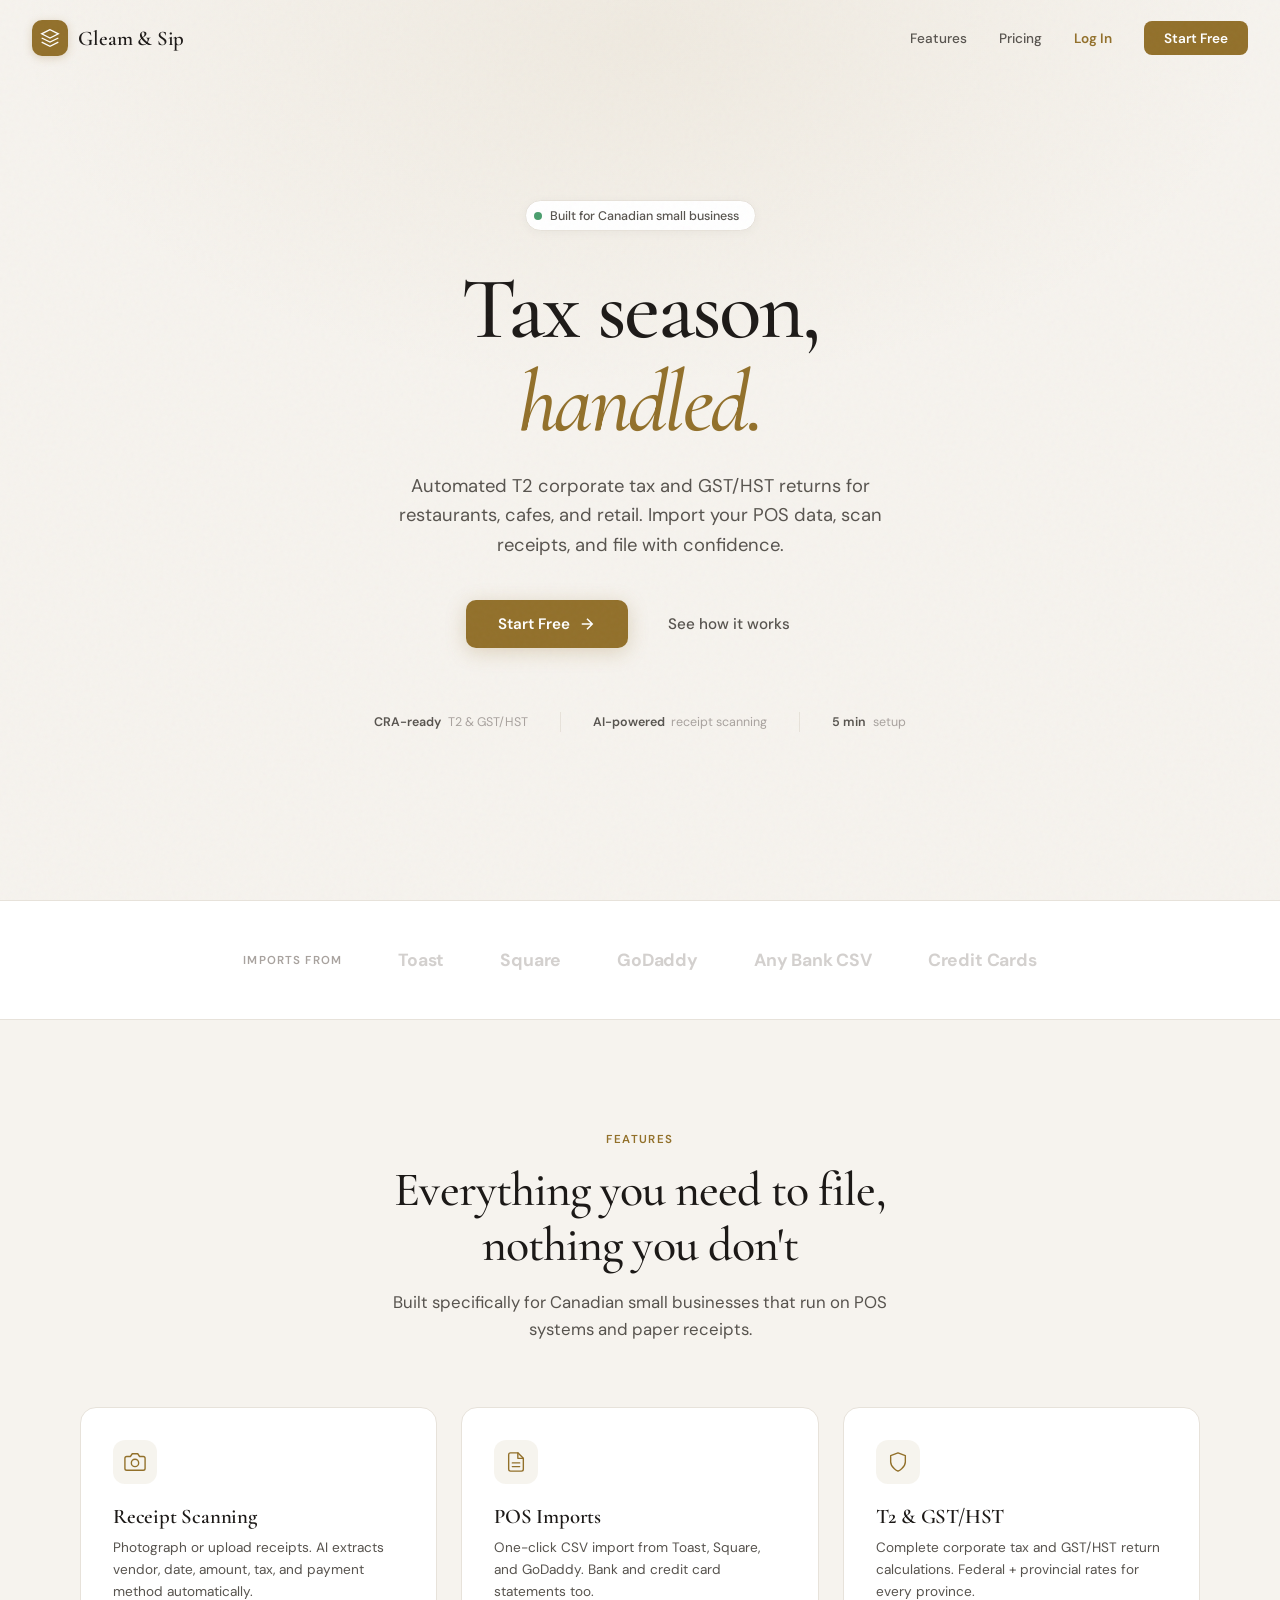
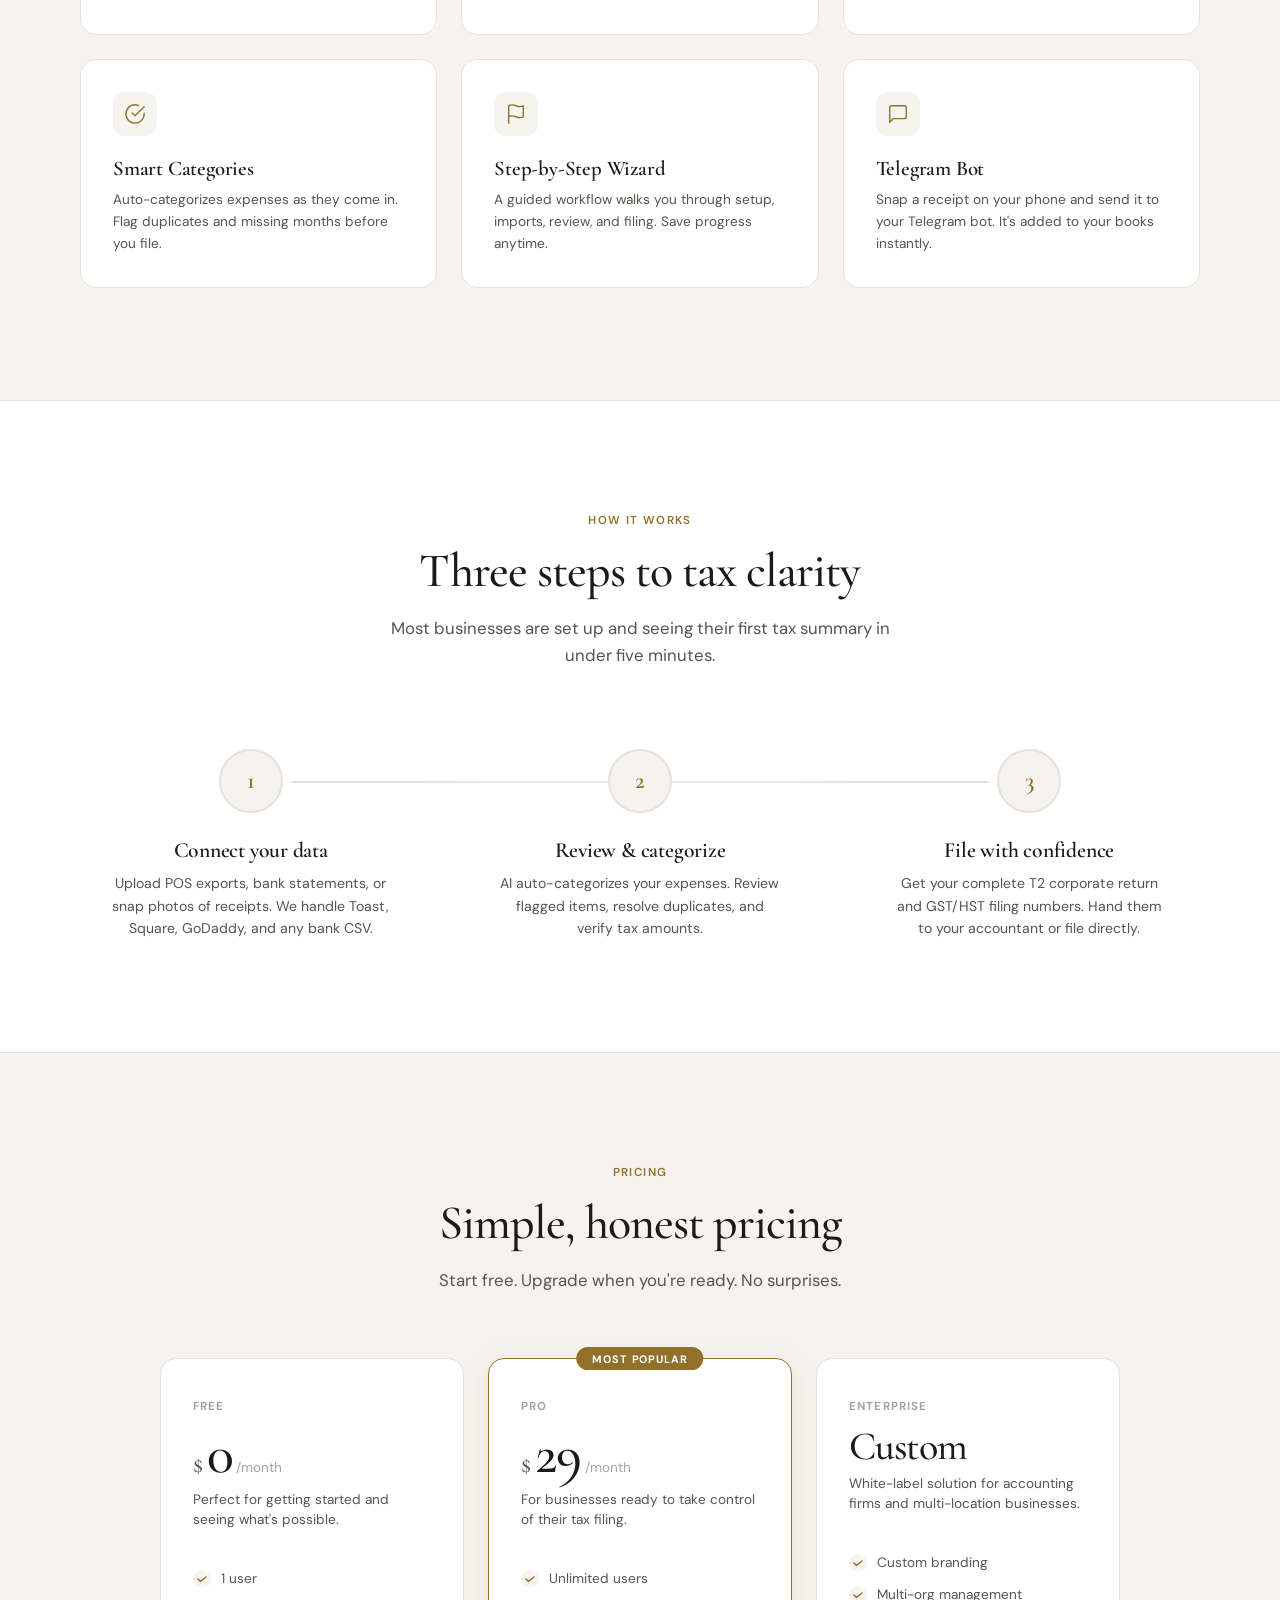
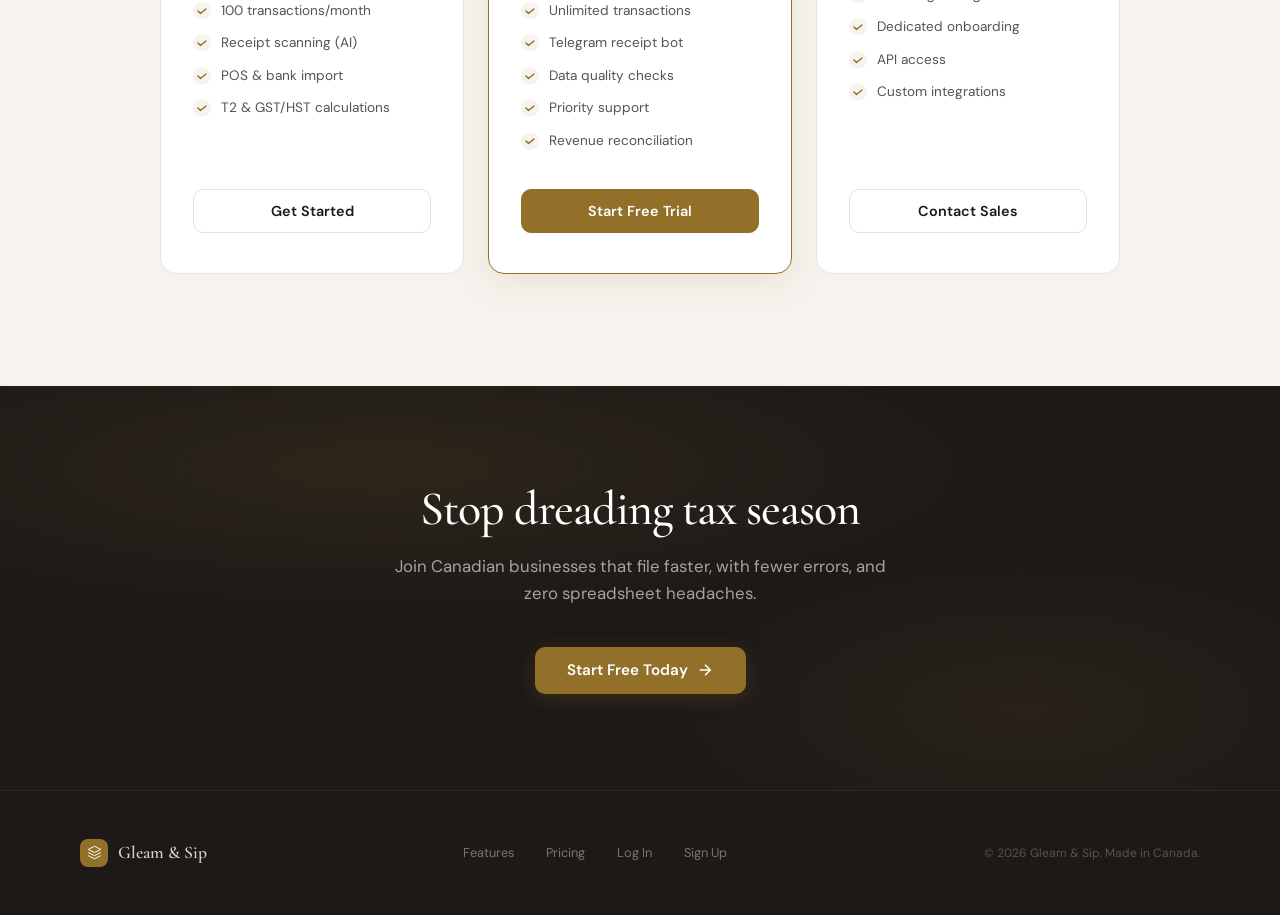
<file: templates/landing.html>
<!DOCTYPE html>
<html lang="en">
<head>
<meta charset="UTF-8">
<meta name="viewport" content="width=device-width, initial-scale=1.0">
<title>Gleam &amp; Sip — Tax Filing for Canadian Small Business</title>
<meta name="description" content="Automated T2 corporate tax and GST/HST returns for Canadian restaurants, cafes, and retail. Import from Toast, Square, GoDaddy. Scan receipts with AI.">
<link rel="preconnect" href="https://fonts.googleapis.com">
<link href="https://fonts.googleapis.com/css2?family=Cormorant+Garamond:ital,wght@0,300;0,400;0,500;0,600;0,700;1,400;1,500&family=DM+Sans:opsz,wght@9..40,300;9..40,400;9..40,500;9..40,600;9..40,700&display=swap" rel="stylesheet">
<style>
:root {
  --gold: #92702a;
  --gold-light: #b8923e;
  --gold-dark: #6d5420;
  --gold-muted: rgba(146,112,42,0.08);
  --gold-glow: rgba(146,112,42,0.12);
  --cream: #f6f3ee;
  --cream-dark: #efe9df;
  --white: #ffffff;
  --ink: #1c1917;
  --ink-secondary: #57534e;
  --ink-tertiary: #a8a29e;
  --border: #e7e2da;
  --font-display: 'Cormorant Garamond', Georgia, 'Times New Roman', serif;
  --font-body: 'DM Sans', -apple-system, BlinkMacSystemFont, sans-serif;
}

*, *::before, *::after { margin: 0; padding: 0; box-sizing: border-box; }

html { scroll-behavior: smooth; }

body {
  font-family: var(--font-body);
  background: var(--cream);
  color: var(--ink);
  -webkit-font-smoothing: antialiased;
  overflow-x: hidden;
}

/* ─── Noise texture overlay ─── */
body::after {
  content: '';
  position: fixed;
  inset: 0;
  background: url("data:image/svg+xml,%3Csvg viewBox='0 0 256 256' xmlns='http://www.w3.org/2000/svg'%3E%3Cfilter id='n'%3E%3CfeTurbulence type='fractalNoise' baseFrequency='0.85' numOctaves='4' stitchTiles='stitch'/%3E%3C/filter%3E%3Crect width='100%25' height='100%25' filter='url(%23n)' opacity='0.03'/%3E%3C/svg%3E");
  pointer-events: none;
  z-index: 9999;
}

/* ─── NAV ─── */
nav {
  position: fixed;
  top: 0;
  left: 0;
  right: 0;
  z-index: 100;
  padding: 1.25rem 2rem;
  display: flex;
  align-items: center;
  justify-content: space-between;
  transition: background 0.4s, box-shadow 0.4s, padding 0.4s;
}

nav.scrolled {
  background: rgba(246,243,238,0.92);
  backdrop-filter: blur(16px);
  -webkit-backdrop-filter: blur(16px);
  box-shadow: 0 1px 0 var(--border);
  padding: 0.85rem 2rem;
}

.nav-brand {
  display: flex;
  align-items: center;
  gap: 0.65rem;
  text-decoration: none;
  color: var(--ink);
}

.nav-logo {
  width: 36px;
  height: 36px;
  background: var(--gold);
  border-radius: 10px;
  display: flex;
  align-items: center;
  justify-content: center;
  box-shadow: 0 2px 8px rgba(146,112,42,0.25);
}

.nav-logo svg { width: 20px; height: 20px; stroke: #fff; fill: none; stroke-width: 1.5; }

.nav-name {
  font-family: var(--font-display);
  font-size: 1.3rem;
  font-weight: 600;
  letter-spacing: -0.01em;
}

.nav-links {
  display: flex;
  align-items: center;
  gap: 2rem;
}

.nav-links a {
  font-size: 0.85rem;
  font-weight: 500;
  color: var(--ink-secondary);
  text-decoration: none;
  transition: color 0.2s;
}

.nav-links a:hover { color: var(--gold); }

.nav-links .btn-login {
  color: var(--gold);
  font-weight: 600;
}

.nav-links .btn-cta {
  background: var(--gold);
  color: #fff;
  padding: 0.55rem 1.25rem;
  border-radius: 8px;
  font-weight: 600;
  transition: background 0.2s, transform 0.15s, box-shadow 0.2s;
}

.nav-links .btn-cta:hover {
  background: var(--gold-light);
  transform: translateY(-1px);
  box-shadow: 0 4px 16px rgba(146,112,42,0.3);
  color: #fff;
}

/* ─── HERO ─── */
.hero {
  min-height: 100vh;
  display: flex;
  flex-direction: column;
  align-items: center;
  justify-content: center;
  text-align: center;
  padding: 8rem 2rem 6rem;
  position: relative;
}

.hero::before {
  content: '';
  position: absolute;
  top: -20%;
  left: 50%;
  transform: translateX(-50%);
  width: 140%;
  height: 80%;
  background: radial-gradient(ellipse 50% 70% at 50% 30%, rgba(146,112,42,0.07), transparent 70%);
  pointer-events: none;
}

.hero-badge {
  display: inline-flex;
  align-items: center;
  gap: 0.5rem;
  background: var(--white);
  border: 1px solid var(--border);
  border-radius: 100px;
  padding: 0.4rem 1rem 0.4rem 0.5rem;
  font-size: 0.78rem;
  font-weight: 500;
  color: var(--ink-secondary);
  margin-bottom: 2rem;
  box-shadow: 0 2px 12px rgba(0,0,0,0.04);
  animation: fadeUp 0.8s ease both;
}

.hero-badge-dot {
  width: 8px;
  height: 8px;
  background: #4a9e6d;
  border-radius: 50%;
  animation: pulse-dot 2s ease infinite;
}

@keyframes pulse-dot {
  0%, 100% { opacity: 1; }
  50% { opacity: 0.4; }
}

.hero h1 {
  font-family: var(--font-display);
  font-size: clamp(3rem, 7vw, 5.5rem);
  font-weight: 500;
  line-height: 1.05;
  letter-spacing: -0.03em;
  color: var(--ink);
  max-width: 800px;
  margin-bottom: 1.5rem;
  animation: fadeUp 0.8s ease 0.1s both;
}

.hero h1 em {
  font-style: italic;
  color: var(--gold);
}

.hero-sub {
  font-size: 1.15rem;
  line-height: 1.6;
  color: var(--ink-secondary);
  max-width: 520px;
  margin-bottom: 2.5rem;
  font-weight: 400;
  animation: fadeUp 0.8s ease 0.2s both;
}

.hero-actions {
  display: flex;
  align-items: center;
  gap: 1rem;
  animation: fadeUp 0.8s ease 0.3s both;
}

.btn-primary {
  display: inline-flex;
  align-items: center;
  gap: 0.5rem;
  background: var(--gold);
  color: #fff;
  padding: 0.85rem 2rem;
  border-radius: 10px;
  font-family: var(--font-body);
  font-size: 0.95rem;
  font-weight: 600;
  text-decoration: none;
  transition: all 0.25s;
  box-shadow: 0 4px 20px rgba(146,112,42,0.25);
}

.btn-primary:hover {
  background: var(--gold-light);
  transform: translateY(-2px);
  box-shadow: 0 8px 30px rgba(146,112,42,0.35);
}

.btn-primary svg { width: 18px; height: 18px; stroke: currentColor; fill: none; stroke-width: 2; }

.btn-ghost {
  display: inline-flex;
  align-items: center;
  gap: 0.5rem;
  color: var(--ink-secondary);
  padding: 0.85rem 1.5rem;
  font-size: 0.95rem;
  font-weight: 500;
  text-decoration: none;
  transition: color 0.2s;
}

.btn-ghost:hover { color: var(--gold); }

.hero-proof {
  margin-top: 4rem;
  display: flex;
  align-items: center;
  gap: 2rem;
  font-size: 0.78rem;
  color: var(--ink-tertiary);
  animation: fadeUp 0.8s ease 0.5s both;
}

.hero-proof-item {
  display: flex;
  align-items: center;
  gap: 0.4rem;
}

.hero-proof-item strong {
  color: var(--ink-secondary);
  font-weight: 600;
}

.hero-divider {
  width: 1px;
  height: 20px;
  background: var(--border);
}

/* ─── SECTION COMMON ─── */
section {
  padding: 7rem 2rem;
  position: relative;
}

.section-label {
  font-size: 0.72rem;
  font-weight: 600;
  letter-spacing: 0.12em;
  text-transform: uppercase;
  color: var(--gold);
  margin-bottom: 1rem;
}

.section-title {
  font-family: var(--font-display);
  font-size: clamp(2rem, 4vw, 3rem);
  font-weight: 500;
  line-height: 1.15;
  letter-spacing: -0.02em;
  max-width: 600px;
}

.section-sub {
  font-size: 1.05rem;
  color: var(--ink-secondary);
  line-height: 1.6;
  max-width: 520px;
  margin-top: 1rem;
}

.container {
  max-width: 1120px;
  margin: 0 auto;
}

/* ─── LOGOS / INTEGRATIONS ─── */
.logos {
  background: var(--white);
  border-top: 1px solid var(--border);
  border-bottom: 1px solid var(--border);
  padding: 3rem 2rem;
}

.logos-inner {
  max-width: 900px;
  margin: 0 auto;
  display: flex;
  align-items: center;
  justify-content: center;
  gap: 3.5rem;
  flex-wrap: wrap;
}

.logos-label {
  font-size: 0.72rem;
  font-weight: 600;
  letter-spacing: 0.1em;
  text-transform: uppercase;
  color: var(--ink-tertiary);
  white-space: nowrap;
}

.logo-item {
  font-family: var(--font-body);
  font-size: 1.1rem;
  font-weight: 700;
  color: var(--ink-tertiary);
  letter-spacing: -0.01em;
  opacity: 0.5;
  transition: opacity 0.3s;
}

.logo-item:hover { opacity: 0.8; }

/* ─── FEATURES ─── */
.features {
  background: var(--cream);
}

.features-header {
  text-align: center;
  margin-bottom: 4rem;
}

.features-header .section-title,
.features-header .section-sub {
  margin-left: auto;
  margin-right: auto;
}

.features-grid {
  display: grid;
  grid-template-columns: repeat(3, 1fr);
  gap: 1.5rem;
}

.feature-card {
  background: var(--white);
  border: 1px solid var(--border);
  border-radius: 16px;
  padding: 2rem;
  transition: transform 0.3s, box-shadow 0.3s;
}

.feature-card:hover {
  transform: translateY(-4px);
  box-shadow: 0 12px 40px rgba(0,0,0,0.06);
}

.feature-icon {
  width: 44px;
  height: 44px;
  background: var(--gold-muted);
  border-radius: 12px;
  display: flex;
  align-items: center;
  justify-content: center;
  margin-bottom: 1.25rem;
}

.feature-icon svg {
  width: 22px;
  height: 22px;
  stroke: var(--gold);
  fill: none;
  stroke-width: 1.5;
  stroke-linecap: round;
  stroke-linejoin: round;
}

.feature-card h3 {
  font-family: var(--font-display);
  font-size: 1.3rem;
  font-weight: 600;
  margin-bottom: 0.5rem;
  letter-spacing: -0.01em;
}

.feature-card p {
  font-size: 0.85rem;
  color: var(--ink-secondary);
  line-height: 1.6;
}

/* ─── HOW IT WORKS ─── */
.how-it-works {
  background: var(--white);
  border-top: 1px solid var(--border);
  border-bottom: 1px solid var(--border);
}

.how-header {
  text-align: center;
  margin-bottom: 5rem;
}

.how-header .section-title,
.how-header .section-sub {
  margin-left: auto;
  margin-right: auto;
}

.steps {
  display: grid;
  grid-template-columns: repeat(3, 1fr);
  gap: 3rem;
  position: relative;
}

.steps::before {
  content: '';
  position: absolute;
  top: 32px;
  left: calc(16.67% + 24px);
  right: calc(16.67% + 24px);
  height: 2px;
  background: linear-gradient(90deg, var(--gold), var(--gold-light), var(--gold));
  opacity: 0.2;
}

.step {
  text-align: center;
  position: relative;
}

.step-number {
  width: 64px;
  height: 64px;
  margin: 0 auto 1.5rem;
  background: var(--cream);
  border: 2px solid var(--border);
  border-radius: 50%;
  display: flex;
  align-items: center;
  justify-content: center;
  font-family: var(--font-display);
  font-size: 1.5rem;
  font-weight: 600;
  color: var(--gold);
  position: relative;
  z-index: 2;
  transition: all 0.3s;
}

.step:hover .step-number {
  background: var(--gold);
  color: #fff;
  border-color: var(--gold);
  box-shadow: 0 4px 20px rgba(146,112,42,0.3);
}

.step h3 {
  font-family: var(--font-display);
  font-size: 1.35rem;
  font-weight: 600;
  margin-bottom: 0.6rem;
  letter-spacing: -0.01em;
}

.step p {
  font-size: 0.88rem;
  color: var(--ink-secondary);
  line-height: 1.6;
  max-width: 280px;
  margin: 0 auto;
}

/* ─── PRICING ─── */
.pricing {
  background: var(--cream);
}

.pricing-header {
  text-align: center;
  margin-bottom: 4rem;
}

.pricing-header .section-title,
.pricing-header .section-sub {
  margin-left: auto;
  margin-right: auto;
}

.pricing-grid {
  display: grid;
  grid-template-columns: repeat(3, 1fr);
  gap: 1.5rem;
  max-width: 960px;
  margin: 0 auto;
}

.price-card {
  background: var(--white);
  border: 1px solid var(--border);
  border-radius: 16px;
  padding: 2.5rem 2rem;
  display: flex;
  flex-direction: column;
  transition: transform 0.3s, box-shadow 0.3s;
}

.price-card:hover {
  transform: translateY(-4px);
  box-shadow: 0 12px 40px rgba(0,0,0,0.06);
}

.price-card.featured {
  border-color: var(--gold);
  box-shadow: 0 8px 32px rgba(146,112,42,0.12);
  position: relative;
}

.price-card.featured::before {
  content: 'Most Popular';
  position: absolute;
  top: -12px;
  left: 50%;
  transform: translateX(-50%);
  background: var(--gold);
  color: #fff;
  font-size: 0.68rem;
  font-weight: 700;
  letter-spacing: 0.08em;
  text-transform: uppercase;
  padding: 0.3rem 1rem;
  border-radius: 100px;
  white-space: nowrap;
}

.price-tier {
  font-size: 0.72rem;
  font-weight: 700;
  letter-spacing: 0.1em;
  text-transform: uppercase;
  color: var(--ink-tertiary);
  margin-bottom: 0.75rem;
}

.price-amount {
  display: flex;
  align-items: baseline;
  gap: 0.25rem;
  margin-bottom: 0.5rem;
}

.price-amount .currency {
  font-family: var(--font-display);
  font-size: 1.5rem;
  font-weight: 500;
  color: var(--ink-secondary);
}

.price-amount .value {
  font-family: var(--font-display);
  font-size: 3.5rem;
  font-weight: 500;
  line-height: 1;
  letter-spacing: -0.03em;
}

.price-amount .period {
  font-size: 0.85rem;
  color: var(--ink-tertiary);
}

.price-desc {
  font-size: 0.85rem;
  color: var(--ink-secondary);
  margin-bottom: 2rem;
  line-height: 1.5;
}

.price-features {
  list-style: none;
  margin-bottom: 2rem;
  flex: 1;
}

.price-features li {
  display: flex;
  align-items: flex-start;
  gap: 0.6rem;
  padding: 0.45rem 0;
  font-size: 0.85rem;
  color: var(--ink-secondary);
}

.price-features li::before {
  content: '';
  width: 18px;
  height: 18px;
  min-width: 18px;
  background: var(--gold-muted);
  border-radius: 50%;
  background-image: url("data:image/svg+xml,%3Csvg xmlns='http://www.w3.org/2000/svg' viewBox='0 0 18 18'%3E%3Cpath d='M5 9l2.5 2.5L13 7' stroke='%2392702a' stroke-width='1.5' fill='none' stroke-linecap='round' stroke-linejoin='round'/%3E%3C/svg%3E");
}

.price-cta {
  display: block;
  text-align: center;
  padding: 0.75rem;
  border-radius: 10px;
  font-size: 0.9rem;
  font-weight: 600;
  text-decoration: none;
  transition: all 0.2s;
}

.price-cta-outline {
  border: 1.5px solid var(--border);
  color: var(--ink);
}

.price-cta-outline:hover {
  border-color: var(--gold);
  color: var(--gold);
}

.price-cta-fill {
  background: var(--gold);
  color: #fff;
  border: 1.5px solid var(--gold);
}

.price-cta-fill:hover {
  background: var(--gold-light);
  border-color: var(--gold-light);
  transform: translateY(-1px);
  box-shadow: 0 4px 16px rgba(146,112,42,0.3);
}

/* ─── CTA BANNER ─── */
.cta-banner {
  background: var(--ink);
  color: #fff;
  padding: 6rem 2rem;
  text-align: center;
  position: relative;
  overflow: hidden;
}

.cta-banner::before {
  content: '';
  position: absolute;
  inset: 0;
  background:
    radial-gradient(ellipse 80% 60% at 30% 20%, rgba(146,112,42,0.15), transparent 60%),
    radial-gradient(ellipse 60% 80% at 80% 80%, rgba(146,112,42,0.1), transparent 50%);
  pointer-events: none;
}

.cta-banner .section-title {
  color: #fff;
  margin: 0 auto 1rem;
}

.cta-banner .section-sub {
  color: rgba(255,255,255,0.6);
  margin: 0 auto 2.5rem;
}

/* ─── FOOTER ─── */
footer {
  background: var(--ink);
  border-top: 1px solid rgba(255,255,255,0.06);
  padding: 3rem 2rem;
}

.footer-inner {
  max-width: 1120px;
  margin: 0 auto;
  display: flex;
  align-items: center;
  justify-content: space-between;
}

.footer-brand {
  display: flex;
  align-items: center;
  gap: 0.6rem;
}

.footer-logo {
  width: 28px;
  height: 28px;
  background: var(--gold);
  border-radius: 8px;
  display: flex;
  align-items: center;
  justify-content: center;
}

.footer-logo svg { width: 15px; height: 15px; stroke: #fff; fill: none; stroke-width: 1.5; }

.footer-name {
  font-family: var(--font-display);
  font-size: 1.1rem;
  font-weight: 600;
  color: rgba(255,255,255,0.8);
}

.footer-links {
  display: flex;
  gap: 2rem;
}

.footer-links a {
  font-size: 0.8rem;
  color: rgba(255,255,255,0.4);
  text-decoration: none;
  transition: color 0.2s;
}

.footer-links a:hover { color: rgba(255,255,255,0.7); }

.footer-copy {
  font-size: 0.75rem;
  color: rgba(255,255,255,0.25);
}

/* ─── ANIMATIONS ─── */
@keyframes fadeUp {
  from { opacity: 0; transform: translateY(24px); }
  to { opacity: 1; transform: translateY(0); }
}

.reveal {
  opacity: 0;
  transform: translateY(30px);
  transition: opacity 0.7s ease, transform 0.7s ease;
}

.reveal.visible {
  opacity: 1;
  transform: translateY(0);
}

/* ─── MOBILE ─── */
@media (max-width: 768px) {
  nav { padding: 1rem; }
  nav.scrolled { padding: 0.75rem 1rem; }

  .nav-links a:not(.btn-cta):not(.btn-login) { display: none; }
  .nav-links { gap: 1rem; }

  .hero { padding: 7rem 1.5rem 4rem; min-height: auto; }
  .hero h1 { font-size: 2.6rem; }
  .hero-sub { font-size: 1rem; }
  .hero-proof { flex-direction: column; gap: 0.75rem; }
  .hero-divider { width: 40px; height: 1px; }

  section { padding: 4rem 1.5rem; }

  .features-grid,
  .steps,
  .pricing-grid {
    grid-template-columns: 1fr;
    gap: 1.25rem;
  }

  .steps::before { display: none; }

  .logos-inner { gap: 2rem; }

  .footer-inner { flex-direction: column; gap: 1.5rem; text-align: center; }
  .footer-links { flex-wrap: wrap; justify-content: center; }
}

@media (max-width: 480px) {
  .hero h1 { font-size: 2.1rem; }
  .hero-actions { flex-direction: column; width: 100%; }
  .btn-primary { width: 100%; justify-content: center; }
}
</style>
</head>
<body>

<!-- ─── NAV ─── -->
<nav id="nav">
  <a href="/" class="nav-brand">
    <div class="nav-logo">
      <svg viewBox="0 0 24 24"><path d="M12 2L2 7l10 5 10-5-10-5z"/><path d="M2 17l10 5 10-5"/><path d="M2 12l10 5 10-5"/></svg>
    </div>
    <span class="nav-name">Gleam &amp; Sip</span>
  </a>
  <div class="nav-links">
    <a href="#features">Features</a>
    <a href="#pricing">Pricing</a>
    <a href="/login" class="btn-login">Log In</a>
    <a href="/register" class="btn-cta">Start Free</a>
  </div>
</nav>

<!-- ─── HERO ─── -->
<section class="hero">
  <div class="hero-badge">
    <span class="hero-badge-dot"></span>
    Built for Canadian small business
  </div>
  <h1>Tax season,<br><em>handled.</em></h1>
  <p class="hero-sub">
    Automated T2 corporate tax and GST/HST returns for restaurants, cafes, and&nbsp;retail.
    Import your POS data, scan receipts, and file&nbsp;with&nbsp;confidence.
  </p>
  <div class="hero-actions">
    <a href="/register" class="btn-primary">
      Start Free
      <svg viewBox="0 0 24 24"><path d="M5 12h14M12 5l7 7-7 7"/></svg>
    </a>
    <a href="#how-it-works" class="btn-ghost">See how it works</a>
  </div>
  <div class="hero-proof">
    <div class="hero-proof-item"><strong>CRA-ready</strong> T2 &amp; GST/HST</div>
    <div class="hero-divider"></div>
    <div class="hero-proof-item"><strong>AI-powered</strong> receipt scanning</div>
    <div class="hero-divider"></div>
    <div class="hero-proof-item"><strong>5 min</strong> setup</div>
  </div>
</section>

<!-- ─── INTEGRATION LOGOS ─── -->
<div class="logos">
  <div class="logos-inner">
    <span class="logos-label">Imports from</span>
    <span class="logo-item">Toast</span>
    <span class="logo-item">Square</span>
    <span class="logo-item">GoDaddy</span>
    <span class="logo-item">Any Bank CSV</span>
    <span class="logo-item">Credit Cards</span>
  </div>
</div>

<!-- ─── FEATURES ─── -->
<section class="features" id="features">
  <div class="container">
    <div class="features-header reveal">
      <div class="section-label">Features</div>
      <h2 class="section-title">Everything you need to file,<br>nothing you don't</h2>
      <p class="section-sub">Built specifically for Canadian small businesses that run on POS systems and paper receipts.</p>
    </div>
    <div class="features-grid">
      <div class="feature-card reveal">
        <div class="feature-icon">
          <svg viewBox="0 0 24 24"><path d="M23 19a2 2 0 01-2 2H3a2 2 0 01-2-2V8a2 2 0 012-2h4l2-3h6l2 3h4a2 2 0 012 2z"/><circle cx="12" cy="13" r="4"/></svg>
        </div>
        <h3>Receipt Scanning</h3>
        <p>Photograph or upload receipts. AI extracts vendor, date, amount, tax, and payment method automatically.</p>
      </div>
      <div class="feature-card reveal">
        <div class="feature-icon">
          <svg viewBox="0 0 24 24"><path d="M14 2H6a2 2 0 00-2 2v16a2 2 0 002 2h12a2 2 0 002-2V8z"/><polyline points="14 2 14 8 20 8"/><line x1="16" y1="13" x2="8" y2="13"/><line x1="16" y1="17" x2="8" y2="17"/></svg>
        </div>
        <h3>POS Imports</h3>
        <p>One-click CSV import from Toast, Square, and GoDaddy. Bank and credit card statements too.</p>
      </div>
      <div class="feature-card reveal">
        <div class="feature-icon">
          <svg viewBox="0 0 24 24"><path d="M12 22s8-4 8-10V5l-8-3-8 3v7c0 6 8 10 8 10z"/></svg>
        </div>
        <h3>T2 &amp; GST/HST</h3>
        <p>Complete corporate tax and GST/HST return calculations. Federal + provincial rates for every province.</p>
      </div>
      <div class="feature-card reveal">
        <div class="feature-icon">
          <svg viewBox="0 0 24 24"><path d="M22 11.08V12a10 10 0 11-5.93-9.14"/><polyline points="22 4 12 14.01 9 11.01"/></svg>
        </div>
        <h3>Smart Categories</h3>
        <p>Auto-categorizes expenses as they come in. Flag duplicates and missing months before you file.</p>
      </div>
      <div class="feature-card reveal">
        <div class="feature-icon">
          <svg viewBox="0 0 24 24"><path d="M4 15s1-1 4-1 5 2 8 2 4-1 4-1V3s-1 1-4 1-5-2-8-2-4 1-4 1z"/><line x1="4" y1="22" x2="4" y2="15"/></svg>
        </div>
        <h3>Step-by-Step Wizard</h3>
        <p>A guided workflow walks you through setup, imports, review, and filing. Save progress anytime.</p>
      </div>
      <div class="feature-card reveal">
        <div class="feature-icon">
          <svg viewBox="0 0 24 24"><path d="M21 15a2 2 0 01-2 2H7l-4 4V5a2 2 0 012-2h14a2 2 0 012 2z"/></svg>
        </div>
        <h3>Telegram Bot</h3>
        <p>Snap a receipt on your phone and send it to your Telegram bot. It's added to your books instantly.</p>
      </div>
    </div>
  </div>
</section>

<!-- ─── HOW IT WORKS ─── -->
<section class="how-it-works" id="how-it-works">
  <div class="container">
    <div class="how-header reveal">
      <div class="section-label">How It Works</div>
      <h2 class="section-title">Three steps to tax&nbsp;clarity</h2>
      <p class="section-sub">Most businesses are set up and seeing their first tax summary in under five minutes.</p>
    </div>
    <div class="steps">
      <div class="step reveal">
        <div class="step-number">1</div>
        <h3>Connect your data</h3>
        <p>Upload POS exports, bank statements, or snap photos of receipts. We handle Toast, Square, GoDaddy, and any bank CSV.</p>
      </div>
      <div class="step reveal">
        <div class="step-number">2</div>
        <h3>Review &amp; categorize</h3>
        <p>AI auto-categorizes your expenses. Review flagged items, resolve duplicates, and verify tax amounts.</p>
      </div>
      <div class="step reveal">
        <div class="step-number">3</div>
        <h3>File with confidence</h3>
        <p>Get your complete T2 corporate return and GST/HST filing numbers. Hand them to your accountant or file directly.</p>
      </div>
    </div>
  </div>
</section>

<!-- ─── PRICING ─── -->
<section class="pricing" id="pricing">
  <div class="container">
    <div class="pricing-header reveal">
      <div class="section-label">Pricing</div>
      <h2 class="section-title">Simple, honest pricing</h2>
      <p class="section-sub">Start free. Upgrade when you're ready. No surprises.</p>
    </div>
    <div class="pricing-grid">
      <div class="price-card reveal">
        <div class="price-tier">Free</div>
        <div class="price-amount">
          <span class="currency">$</span>
          <span class="value">0</span>
          <span class="period">/month</span>
        </div>
        <p class="price-desc">Perfect for getting started and seeing what's possible.</p>
        <ul class="price-features">
          <li>1 user</li>
          <li>100 transactions/month</li>
          <li>Receipt scanning (AI)</li>
          <li>POS &amp; bank import</li>
          <li>T2 &amp; GST/HST calculations</li>
        </ul>
        <a href="/register" class="price-cta price-cta-outline">Get Started</a>
      </div>
      <div class="price-card featured reveal">
        <div class="price-tier">Pro</div>
        <div class="price-amount">
          <span class="currency">$</span>
          <span class="value">29</span>
          <span class="period">/month</span>
        </div>
        <p class="price-desc">For businesses ready to take control of their tax filing.</p>
        <ul class="price-features">
          <li>Unlimited users</li>
          <li>Unlimited transactions</li>
          <li>Telegram receipt bot</li>
          <li>Data quality checks</li>
          <li>Priority support</li>
          <li>Revenue reconciliation</li>
        </ul>
        <a href="/register" class="price-cta price-cta-fill">Start Free Trial</a>
      </div>
      <div class="price-card reveal">
        <div class="price-tier">Enterprise</div>
        <div class="price-amount">
          <span class="value" style="font-size:2.5rem;">Custom</span>
        </div>
        <p class="price-desc">White-label solution for accounting firms and multi-location businesses.</p>
        <ul class="price-features">
          <li>Custom branding</li>
          <li>Multi-org management</li>
          <li>Dedicated onboarding</li>
          <li>API access</li>
          <li>Custom integrations</li>
        </ul>
        <a href="mailto:hello@gleamnsip.com" class="price-cta price-cta-outline">Contact Sales</a>
      </div>
    </div>
  </div>
</section>

<!-- ─── CTA BANNER ─── -->
<section class="cta-banner">
  <div class="container reveal">
    <h2 class="section-title">Stop dreading tax season</h2>
    <p class="section-sub">Join Canadian businesses that file faster, with fewer errors, and zero spreadsheet headaches.</p>
    <a href="/register" class="btn-primary" style="display:inline-flex;">
      Start Free Today
      <svg viewBox="0 0 24 24" style="width:18px;height:18px;stroke:currentColor;fill:none;stroke-width:2;"><path d="M5 12h14M12 5l7 7-7 7"/></svg>
    </a>
  </div>
</section>

<!-- ─── FOOTER ─── -->
<footer>
  <div class="footer-inner">
    <div class="footer-brand">
      <div class="footer-logo">
        <svg viewBox="0 0 24 24"><path d="M12 2L2 7l10 5 10-5-10-5z"/><path d="M2 17l10 5 10-5"/><path d="M2 12l10 5 10-5"/></svg>
      </div>
      <span class="footer-name">Gleam &amp; Sip</span>
    </div>
    <div class="footer-links">
      <a href="#features">Features</a>
      <a href="#pricing">Pricing</a>
      <a href="/login">Log In</a>
      <a href="/register">Sign Up</a>
    </div>
    <span class="footer-copy">&copy; 2026 Gleam &amp; Sip. Made in Canada.</span>
  </div>
</footer>

<script>
// Sticky nav
const nav = document.getElementById('nav');
window.addEventListener('scroll', () => {
  nav.classList.toggle('scrolled', window.scrollY > 40);
});

// Scroll reveal
const reveals = document.querySelectorAll('.reveal');
const observer = new IntersectionObserver((entries) => {
  entries.forEach((entry, i) => {
    if (entry.isIntersecting) {
      // Stagger siblings
      const parent = entry.target.parentElement;
      const siblings = parent.querySelectorAll('.reveal');
      let delay = 0;
      siblings.forEach((sib, idx) => {
        if (sib === entry.target) delay = idx * 0.08;
      });
      entry.target.style.transitionDelay = delay + 's';
      entry.target.classList.add('visible');
      observer.unobserve(entry.target);
    }
  });
}, { threshold: 0.15, rootMargin: '0px 0px -40px 0px' });

reveals.forEach(el => observer.observe(el));

// Smooth scroll for anchor links
document.querySelectorAll('a[href^="#"]').forEach(a => {
  a.addEventListener('click', e => {
    const target = document.querySelector(a.getAttribute('href'));
    if (target) {
      e.preventDefault();
      target.scrollIntoView({ behavior: 'smooth', block: 'start' });
    }
  });
});
</script>

</body>
</html>
</file>
